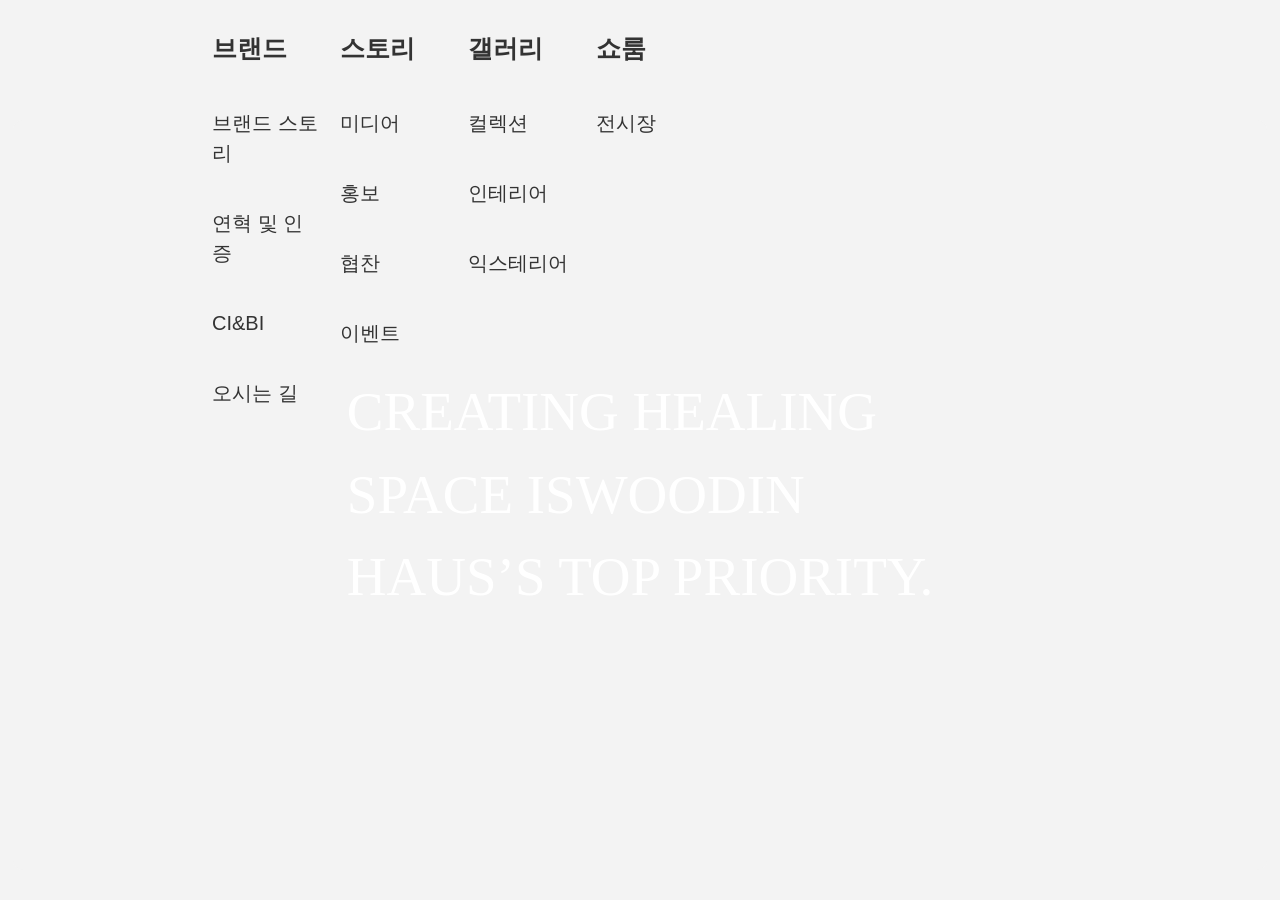
<file: index.html>
<!DOCTYPE html>
<html lang="en">
<head>
    <meta charset="UTF-8">
    <meta name="viewport" content="width=device-width, initial-scale=1.0">
    <title>Document</title>
    <link rel="stylesheet" href="./css/reset.css">
    <link rel="stylesheet" href="./css/common.css">
    <link rel="stylesheet" href="./css/index.css">
    <script src="../js/index.js"></script>
</head>
<body>
    <header>
        <nav>
            <div class="logo"></div>
            <ul class="gnb">
                <li>
                    <a href="./html/brand.html">브랜드</a>
                    <ul class="snb"><a href="./html/brand.html">브랜드 스토리</a></ul>
                    <ul class="snb"><a href="./html/brand_1.html">연혁 및 인증</a></ul>
                    <ul class="snb"><a href="./html/brand_2.html">CI&BI</a></ul>
                    <ul class="snb"><a href="./html/brand_3.html">오시는 길</a></ul>   
                </li>
                <li>
                    <a href="./html/story.html">스토리</a>
                    <ul class="snb"><a href="./html/story.html">미디어</a></ul>
                    <ul class="snb"><a href="./html/story.html">홍보</a></ul>
                    <ul class="snb"><a href="./html/story.html">협찬</a></ul>
                    <ul class="snb"><a href="./html/story.html">이벤트</a></ul>
                </li>
                <li>
                    <a href="./html/gallery.html">갤러리</a>
                    <ul class="snb"><a href="./html/gallery.html"></a>컬렉션</a></ul>
                    <ul class="snb"><a href="./html/gallery.html">인테리어</a></ul>
                    <ul class="snb"><a href="./html/gallery.html">익스테리어</a></ul>
                </li>
                <li>
                    <a href="./html/showRoom.html">쇼룸</a>
                    <ul class="snb"><a href="./html/showRoom.html">전시장</a></ul>
                </li>
            </ul>
        </nav>
    </header>
        
    <section class="one">
        <div class="home">
            <p>CREATING HEALING<br>SPACE ISWOODIN<br> HAUS’S TOP PRIORITY.</p>
        </div>
    </section>
    <section class="two">
        <div class="textBox"></div>
        <div class="imgBox"></div>
    </section>
</html>
</file>
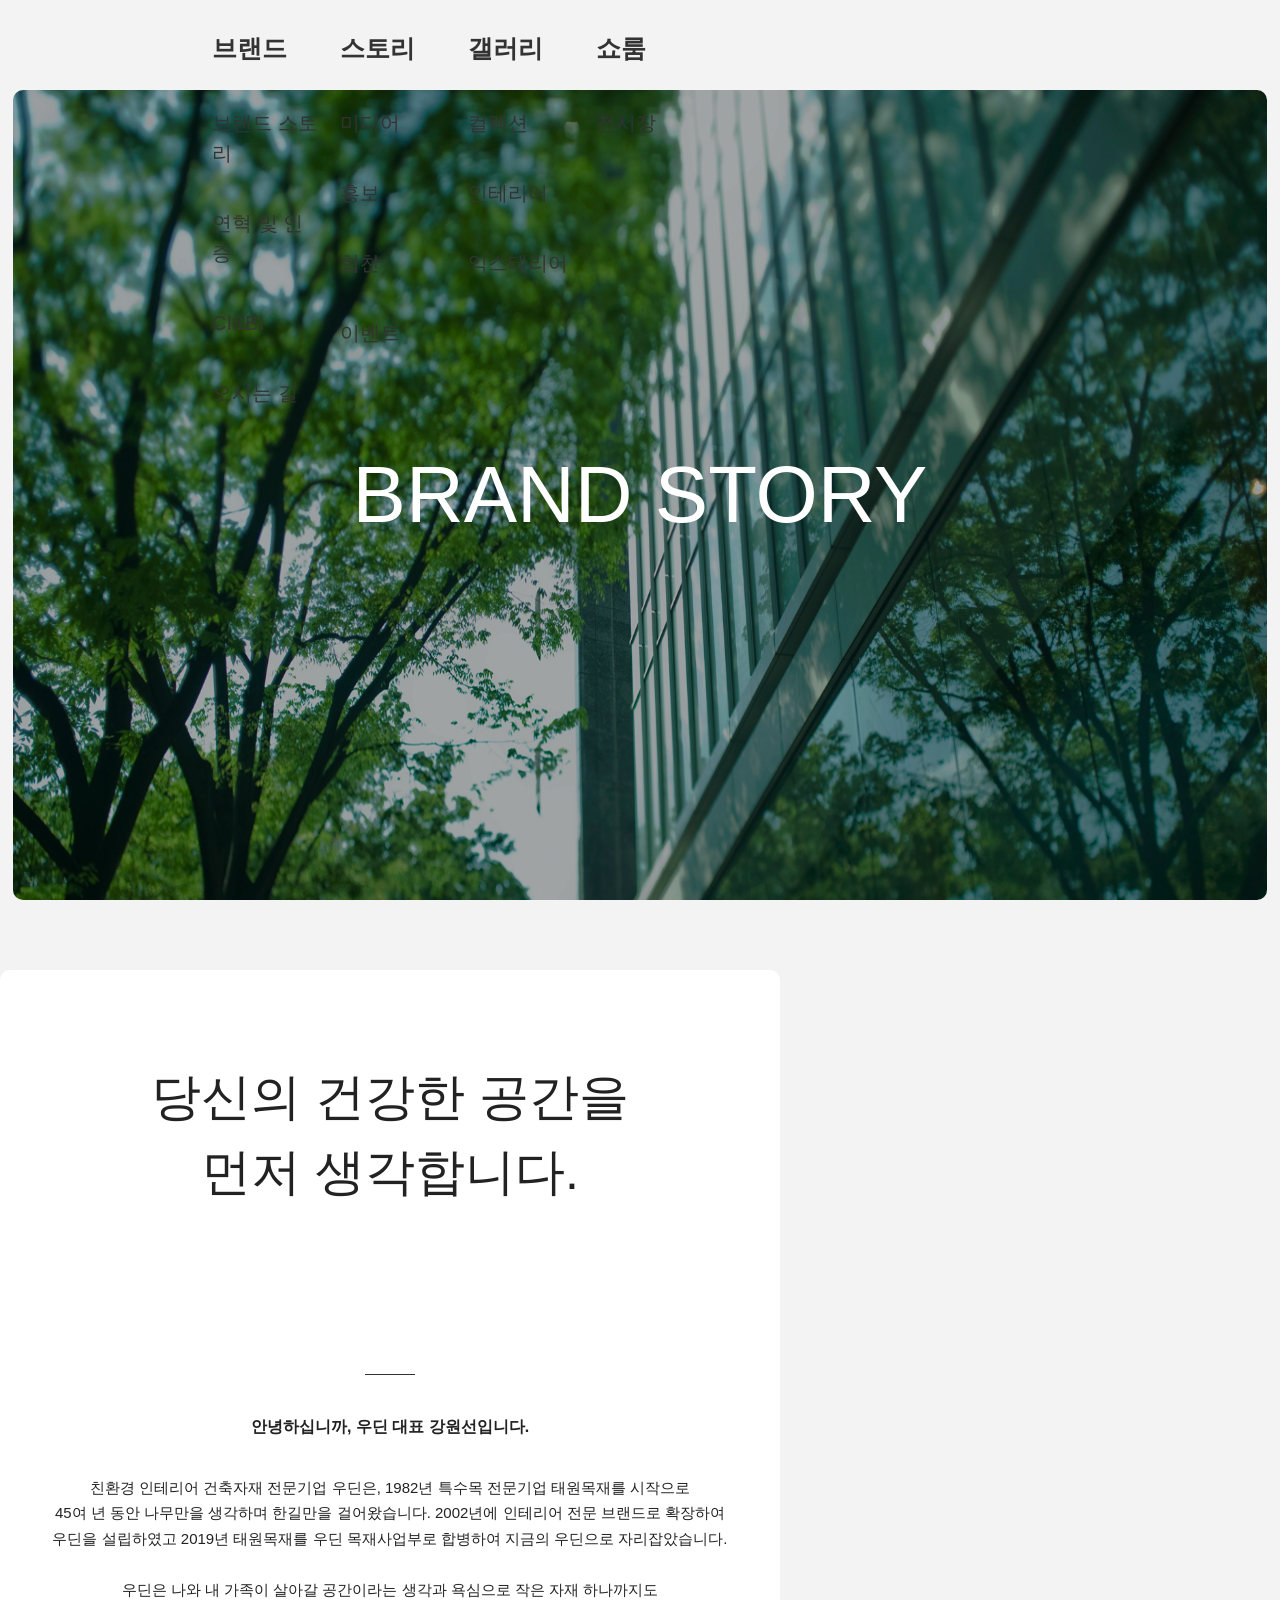
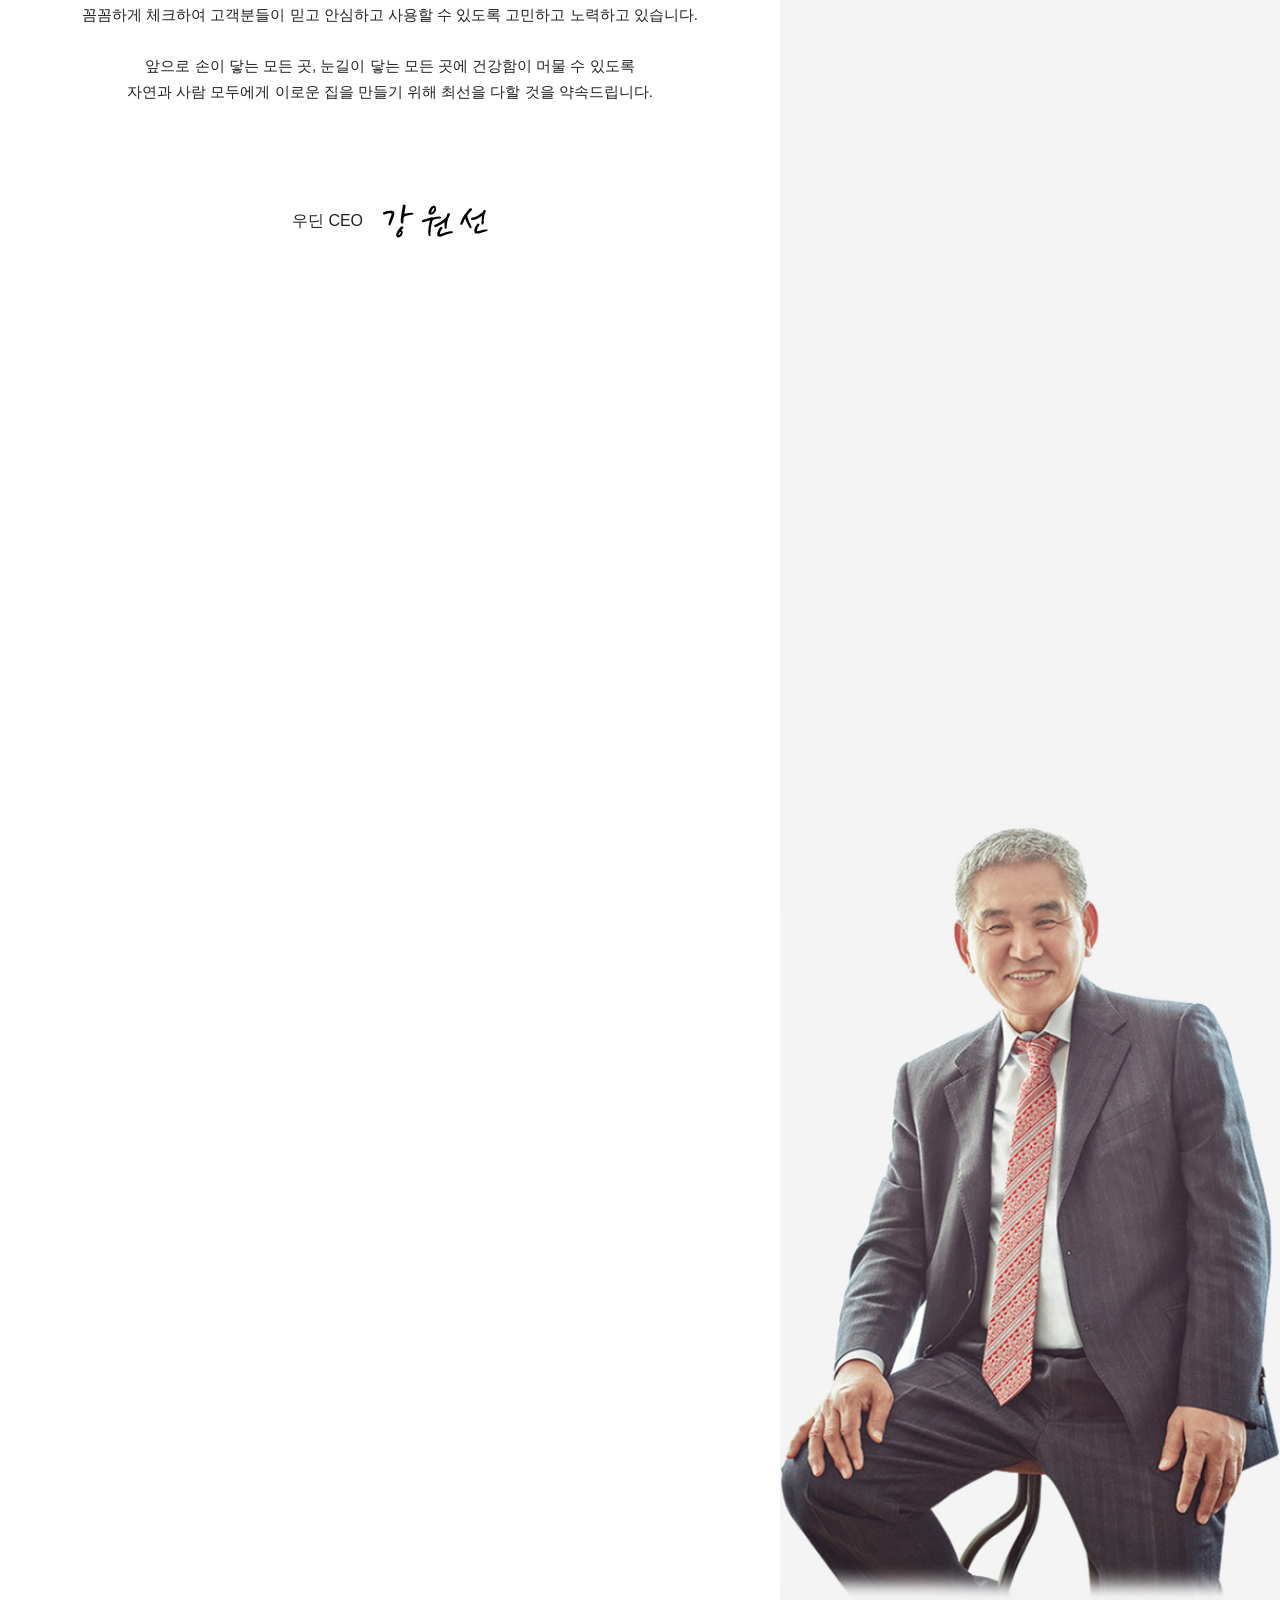
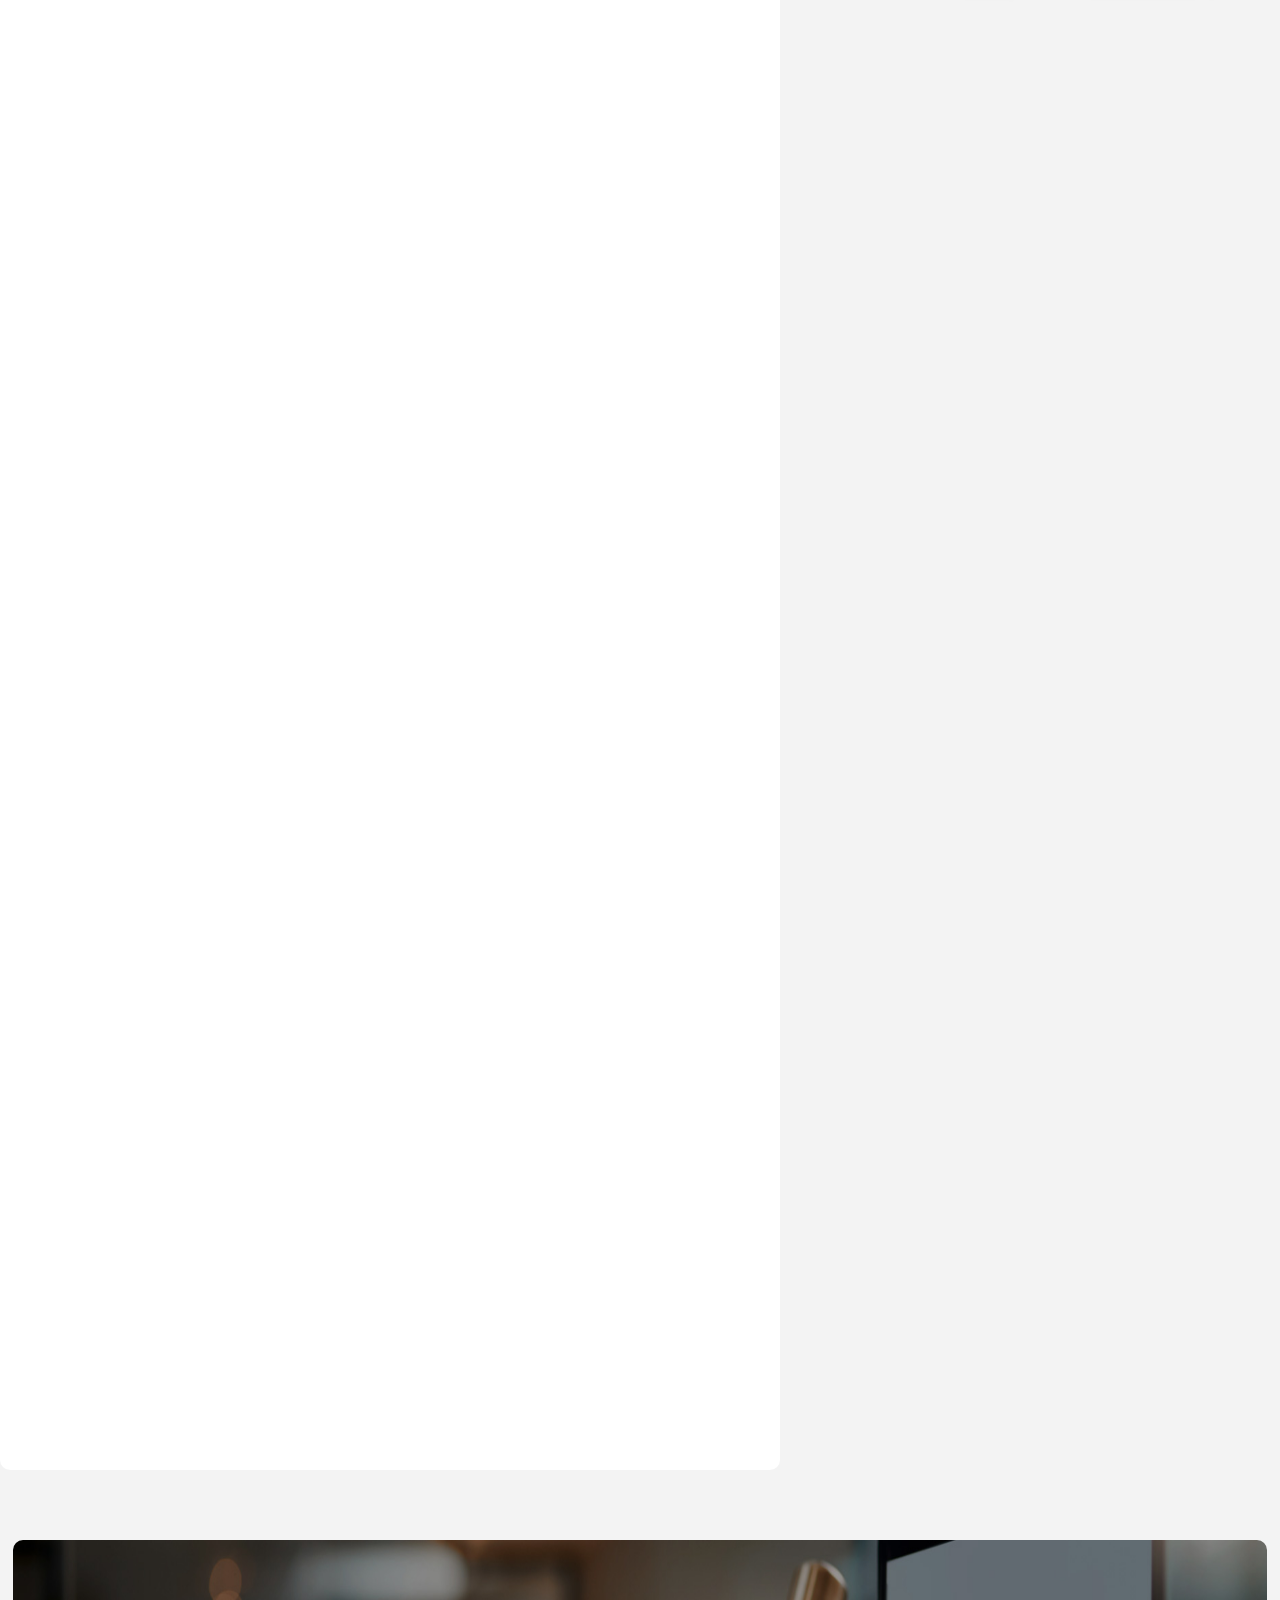
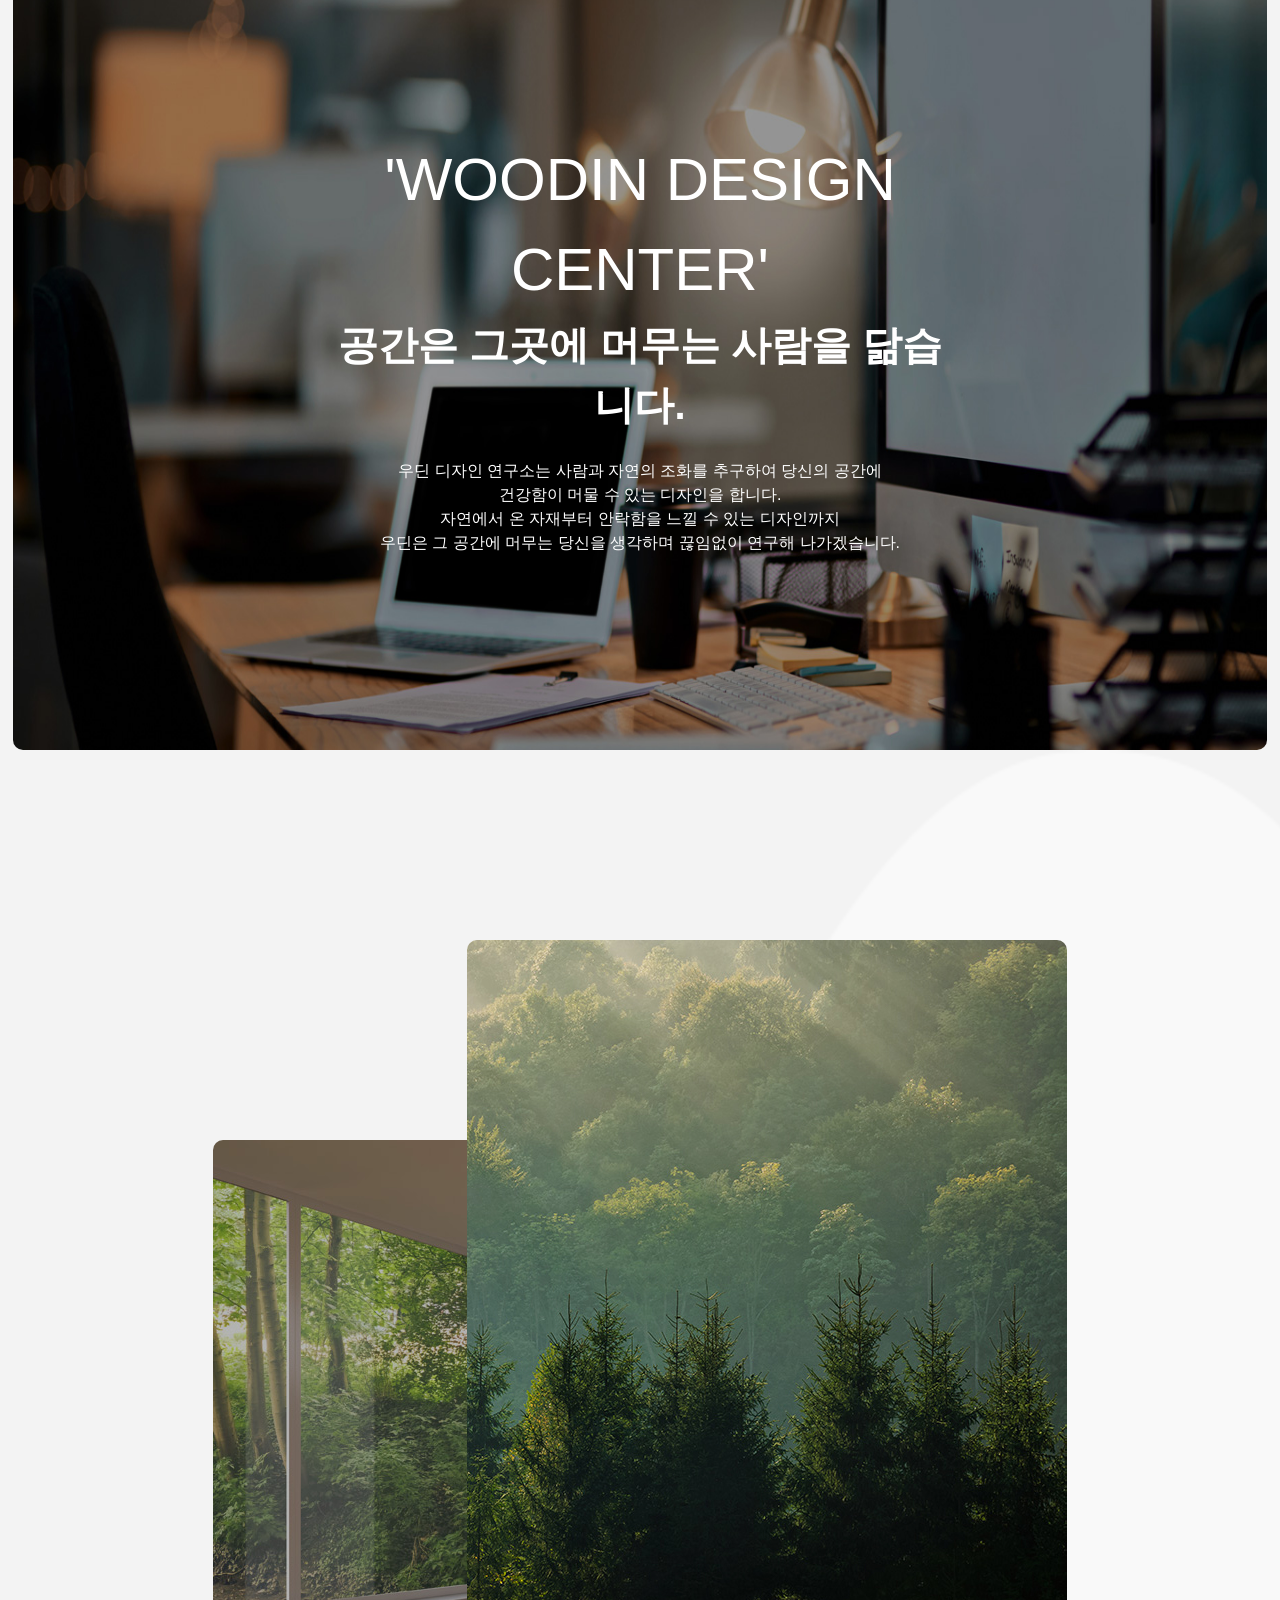
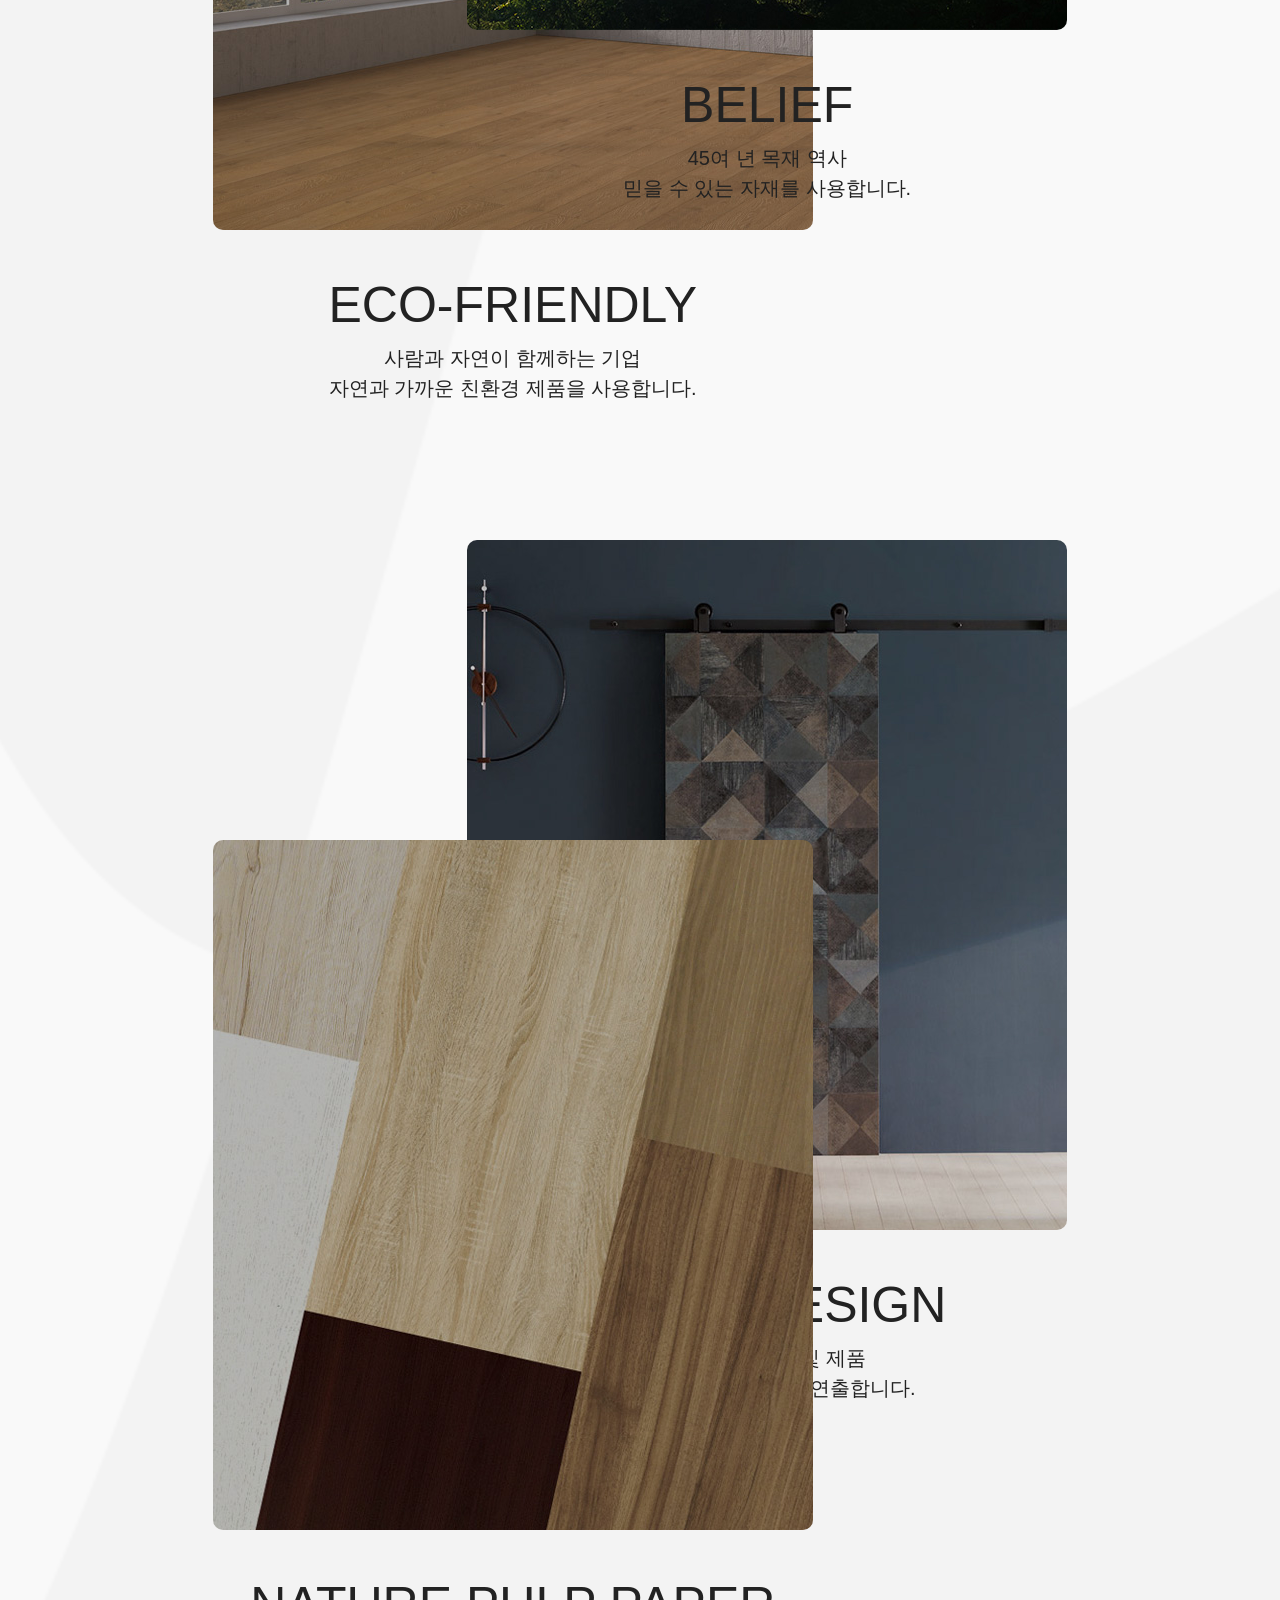
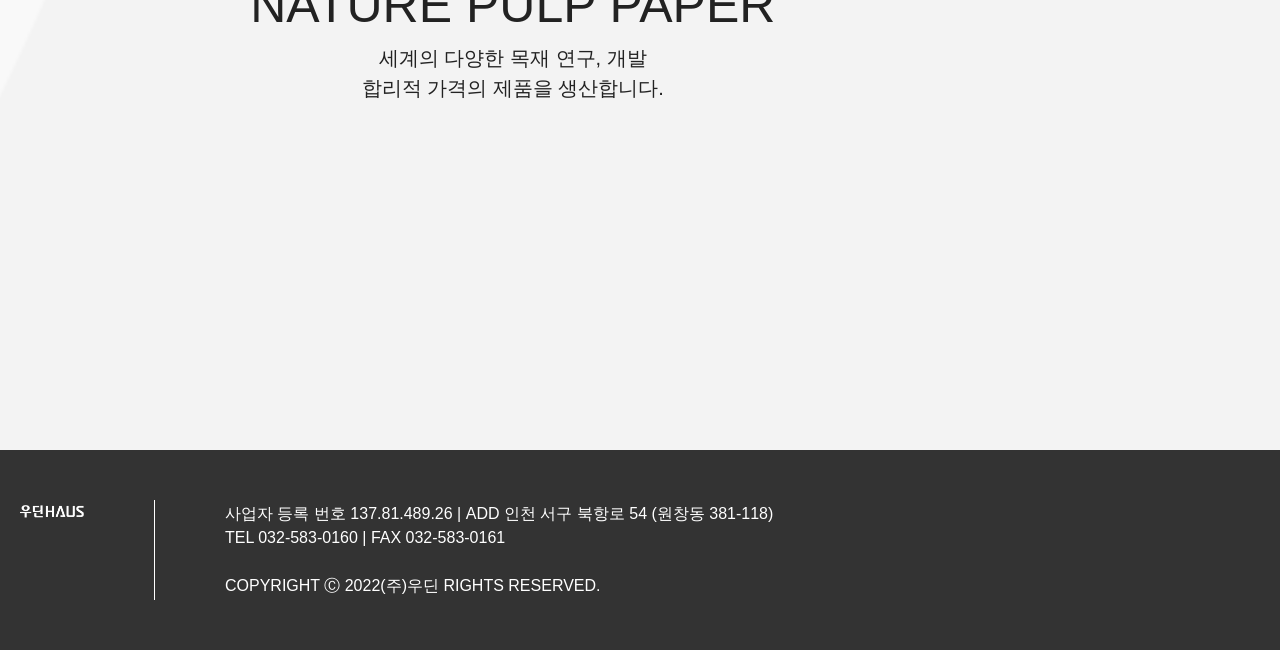
<file: html/brand.html>
<!DOCTYPE html>
<html lang="en">
<head>
    <meta charset="UTF-8">
    <meta name="viewport" content="width=device-width, initial-scale=1.0">
    <title>Document</title>
    <link rel="stylesheet" href="../css/reset.css">
    <link rel="stylesheet" href="../css/common.css">
    <link rel="stylesheet" href="../css/index.css">
    <script src="../js/index.js"></script>
    <link rel="stylesheet" href="../css/brand.css">
    <link rel="stylesheet" href="../css/brand_1.css">
    <link rel="stylesheet" href="../css/brand_2.css">
    <link rel="stylesheet" href="../css/brand_3.css">
</head>
<body>
    <header>
        <nav>
            <div class="logo"><a href="./index.html"></a></div>
            <ul class="gnb">
                <li>
                    <a href="../html/brand.html">브랜드</a>
                    <ul class="snb"><a href="../html/brand.html">브랜드 스토리</a></ul>
                    <ul class="snb"><a href="../html/brand_1.html">연혁 및 인증</a></ul>
                    <ul class="snb"><a href="../html/brand_2.html">CI&BI</a></ul>
                    <ul class="snb"><a href="../html/brand_3.html">오시는 길</a></ul>   
                </li>
                <li>
                    <a href="./html/story.html">스토리</a>
                    <ul class="snb"><a href="./html/story.html">미디어</a></ul>
                    <ul class="snb"><a href="./html/story.html">홍보</a></ul>
                    <ul class="snb"><a href="./html/story.html">협찬</a></ul>
                    <ul class="snb"><a href="./html/story.html">이벤트</a></ul>
                </li>
                <li>
                    <a href="./html/gallery.html">갤러리</a>
                    <ul class="snb"><a href="./html/gallery.html"></a>컬렉션</a></ul>
                    <ul class="snb"><a href="./html/gallery.html">인테리어</a></ul>
                    <ul class="snb"><a href="./html/gallery.html">익스테리어</a></ul>
                </li>
                <li>
                    <a href="./html/showRoom.html">쇼룸</a>
                    <ul class="snb"><a href="./html/showRoom.html">전시장</a></ul>
                </li>
            </ul>
        </nav>
    </header>

    <section class="one">
        <div class="fir">
            <img src="../img/brand/img1" alt="tree">
            <p>BRAND STORY</p>
        </div>
    </section>
    <section class="two">
            <div class="sec">
                <p class="title">당신의 건강한 공간을<br>먼저 생각합니다.</p> <br>
                <div class="tjs"></div>
                <p class="s.title"><b>안녕하십니까, 우딘 대표 강원선입니다.</b></p>
                <p class="content">
                    <br>
                    친환경 인테리어 건축자재 전문기업 우딘은, 1982년 특수목 전문기업 태원목재를 시작으로<br>
                    45여 년 동안 나무만을 생각하며 한길만을 걸어왔습니다. 2002년에 인테리어 전문 브랜드로 확장하여<br>
                    우딘을 설립하였고 2019년 태원목재를 우딘 목재사업부로 합병하여 지금의 우딘으로 자리잡았습니다.<br>
                    <br>
                    우딘은 나와 내 가족이 살아갈 공간이라는 생각과 욕심으로 작은 자재 하나까지도<br>
                    꼼꼼하게 체크하여 고객분들이 믿고 안심하고 사용할 수 있도록 고민하고 노력하고 있습니다.<br>
                    <br>
                    앞으로 손이 닿는 모든 곳, 눈길이 닿는 모든 곳에 건강함이 머물 수 있도록<br>
                    자연과 사람 모두에게 이로운 집을 만들기 위해 최선을 다할 것을 약속드립니다.<br></p>
                </p>
                <div class="sign">
                    <span>우딘 CEO </span> 
                    <img src="../img/brand/img3" alt="ceo sign">
                </div>
            </div>
            <div class="imgBox">
                <img src="../img/brand/img2" alt="ceo img">
            </div>
        </div>
    </section>
    <section class="three">
        <div class="thi">
            <img src="../img/brand/img4" alt="desk">
            <div class="text">
                <p class="title">'WOODIN DESIGN CENTER'</p>
                <p class="s_title"><b>공간은 그곳에 머무는 사람을 닮습니다.</b></p>
                <br>
                <p class="content">우딘 디자인 연구소는 사람과 자연의 조화를 추구하여 당신의 공간에<br>
                건강함이 머물 수 있는 디자인을 합니다.<br>
                자연에서 온 자재부터 안락함을 느낄 수 있는 디자인까지<br>
                우딘은 그 공간에 머무는 당신을 생각하며 끊임없이 연구해 나가겠습니다.</p>
            </div>
        </div>
    </section>
    <section class="four">
        <div class="last">
            <div class="set1">
                <p>ECO-FRIENDLY</p>
                <span>사람과 자연이 함께하는 기업<br>
                자연과 가까운 친환경 제품을 사용합니다.</span>
            </div>
            <div class="set2">
                <p>BELIEF</p>
                <span>45여 년 목재 역사<br>믿을 수 있는 자재를 사용합니다.</span>
            </div>
            <div class="set3">
                <p>GOOD DESIGN</p>
                <span>다양한 디자인 및 제품<br>감각적인 인테리어를 연출합니다.</span>
            </div>
            <div class="set4">
                <p>NATURE PULP PAPER</p>
                <span>세계의 다양한 목재 연구, 개발<br>합리적 가격의 제품을 생산합니다.</span>
            </div>
        </div>
    </section>
    <footer>
        <div class="logoBox"></div>
        <div class="tjs2"></div>
        <div class="texts">
            <p class="addr">사업자 등록 번호 137.81.489.26 | ADD 인천 서구 북항로 54 (원창동 381-118)</p>
            <p class="tel">TEL 032-583-0160 | FAX 032-583-0161</p>
            <br>
            <span>COPYRIGHT Ⓒ 2022(주)우딘 RIGHTS RESERVED.</span>
        </div>
    </footer>
</body>
</html>
</file>
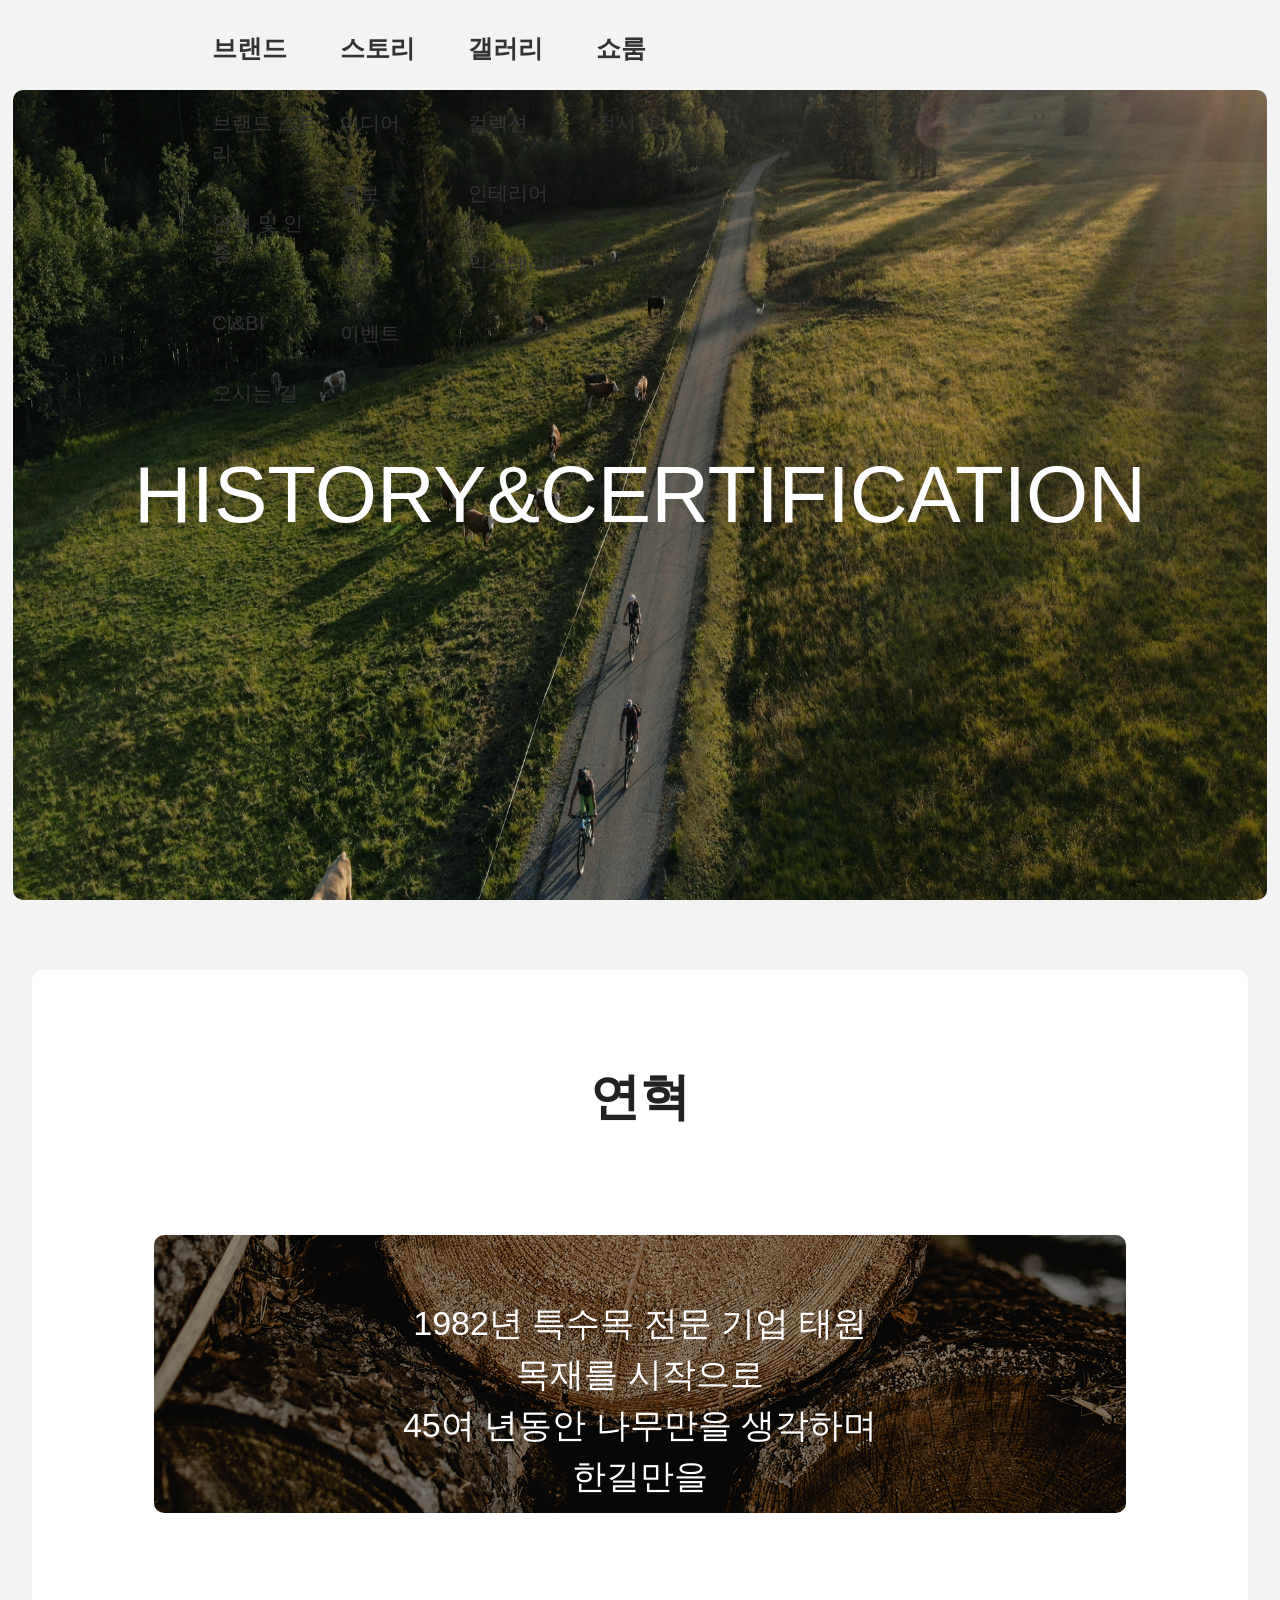
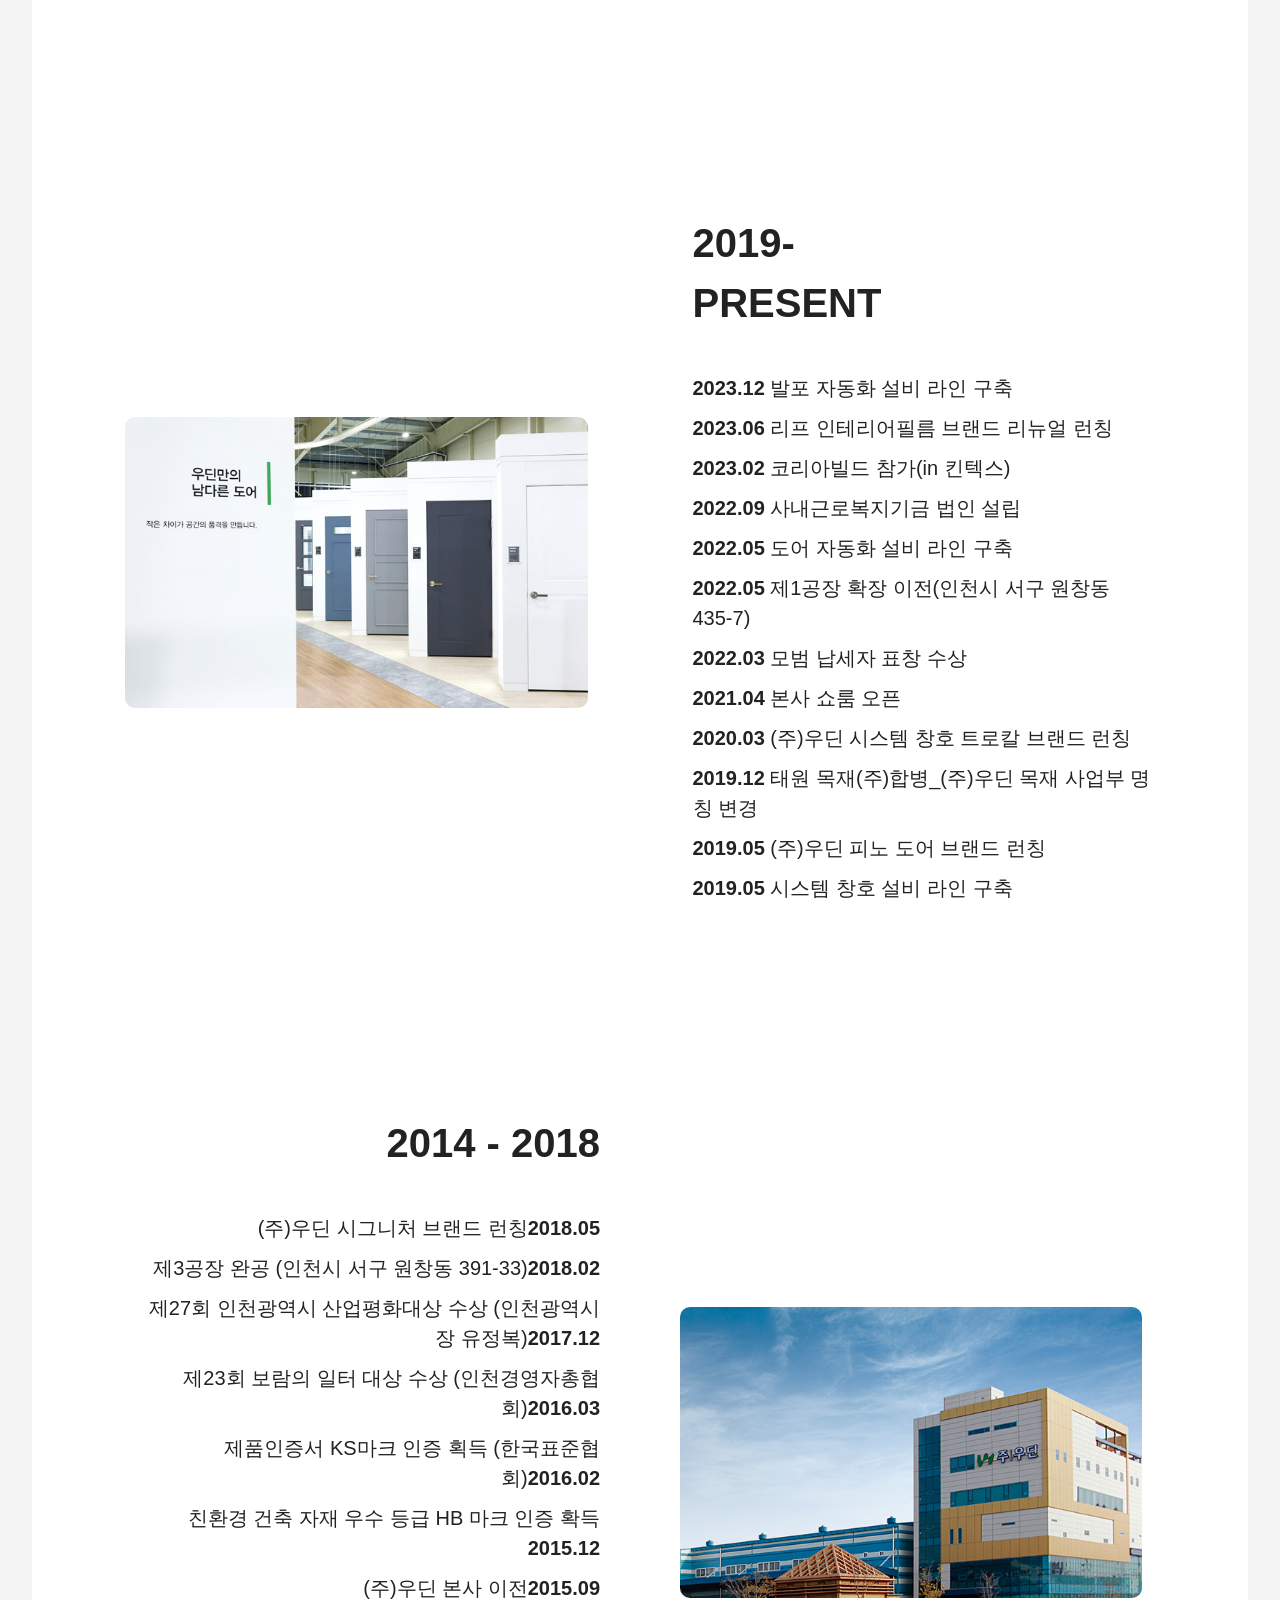
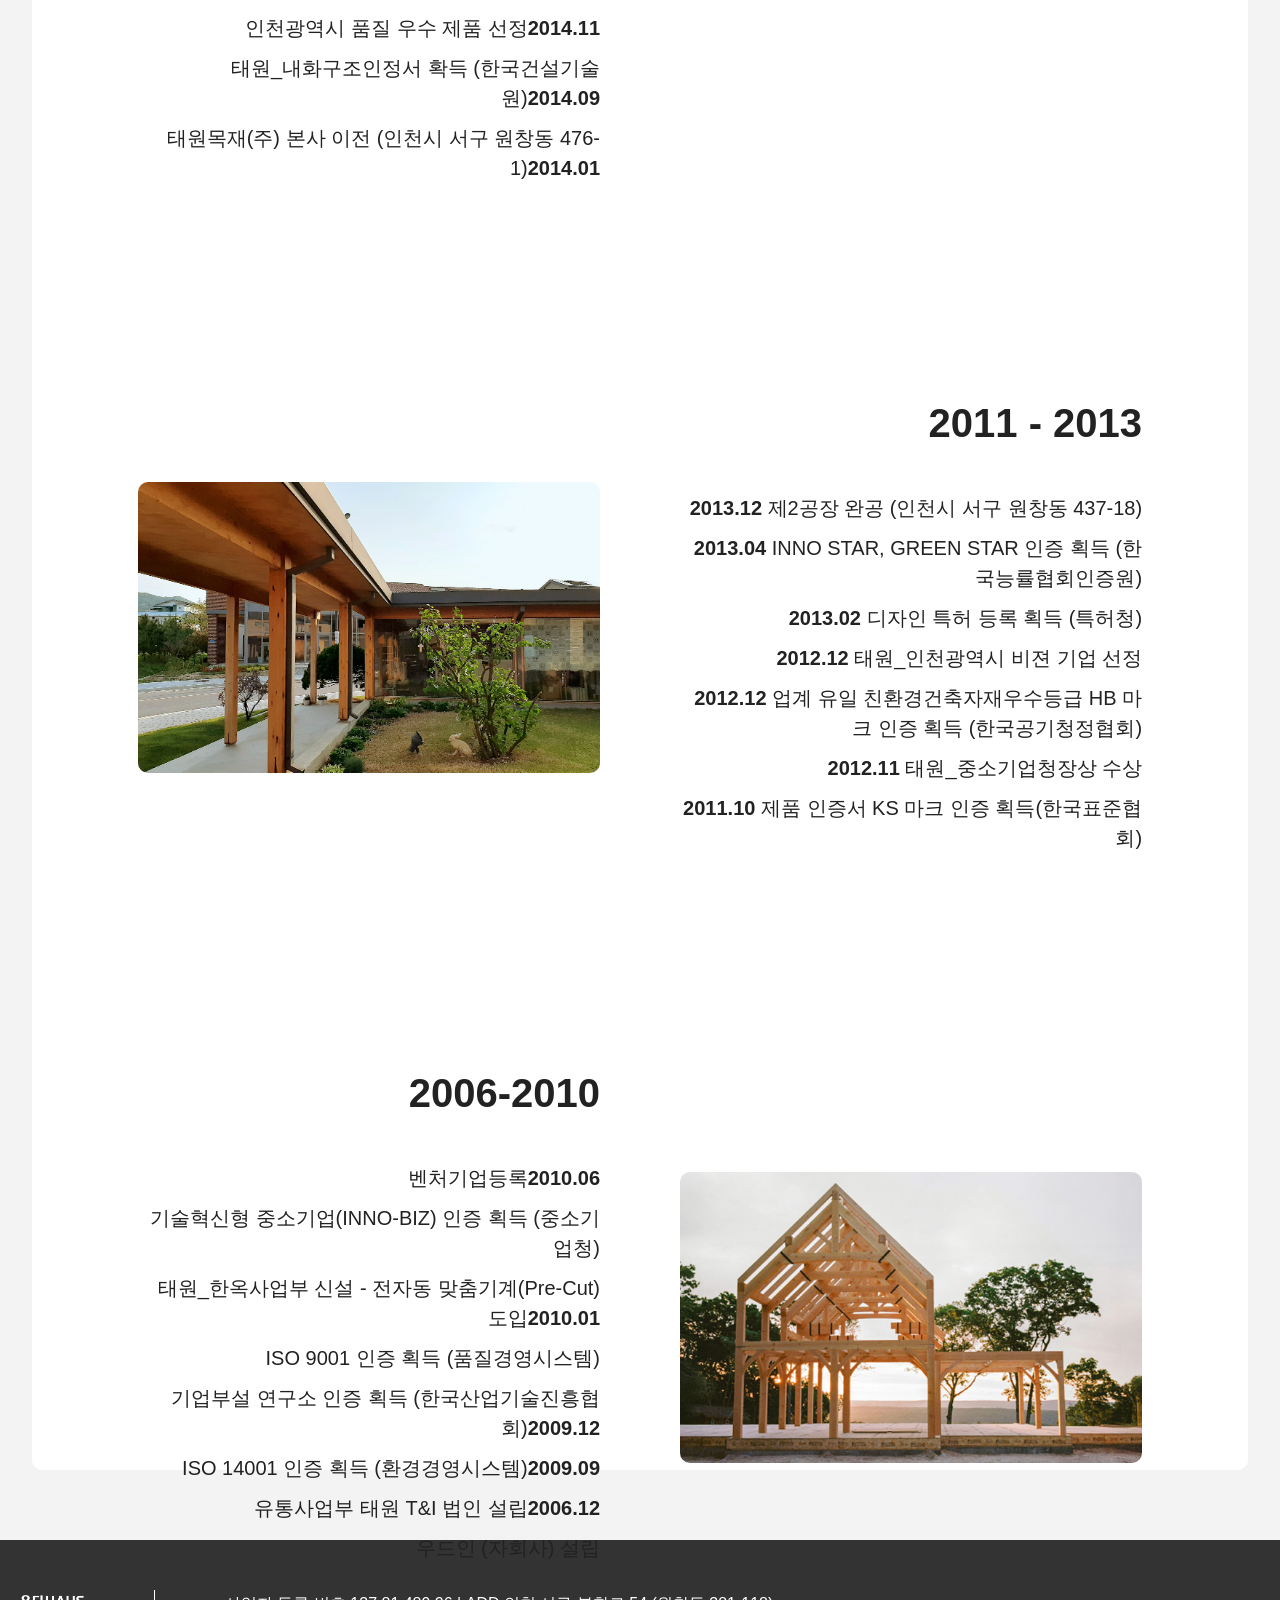
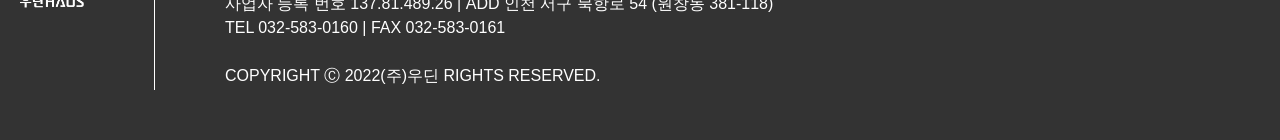
<file: html/brand_1.html>
<!DOCTYPE html>
<html lang="en">
<head>
    <meta charset="UTF-8">
    <meta name="viewport" content="width=device-width, initial-scale=1.0">
    <title>Document</title>
    <link rel="stylesheet" href="../css/reset.css">
    <link rel="stylesheet" href="../css/common.css">
    <link rel="stylesheet" href="../css/index.css">
    <script src="../js/index.js"></script>
    <link rel="stylesheet" href="../css/brand.css">
    <link rel="stylesheet" href="../css/brand_1.css">
    <link rel="stylesheet" href="../css/brand_2.css">
    <link rel="stylesheet" href="../css/brand_3.css">
</head>
<body>
    <header>
        <nav>
            <div class="logo"><a href="./index.html"></a></div>
            <ul class="gnb">
                <li>
                    <a href="../html/brand.html">브랜드</a>
                    <ul class="snb"><a href="../html/brand.html">브랜드 스토리</a></ul>
                    <ul class="snb"><a href="../html/brand_1.html">연혁 및 인증</a></ul>
                    <ul class="snb"><a href="../html/brand_2.html">CI&BI</a></ul>
                    <ul class="snb"><a href="../html/brand_3.html">오시는 길</a></ul>   
                </li>
                <li>
                    <a href="./html/story.html">스토리</a>
                    <ul class="snb"><a href="./html/story.html">미디어</a></ul>
                    <ul class="snb"><a href="./html/story.html">홍보</a></ul>
                    <ul class="snb"><a href="./html/story.html">협찬</a></ul>
                    <ul class="snb"><a href="./html/story.html">이벤트</a></ul>
                </li>
                <li>
                    <a href="./html/gallery.html">갤러리</a>
                    <ul class="snb"><a href="./html/gallery.html"></a>컬렉션</a></ul>
                    <ul class="snb"><a href="./html/gallery.html">인테리어</a></ul>
                    <ul class="snb"><a href="./html/gallery.html">익스테리어</a></ul>
                </li>
                <li>
                    <a href="./html/showRoom.html">쇼룸</a>
                    <ul class="snb"><a href="./html/showRoom.html">전시장</a></ul>
                </li>
            </ul>
        </nav>
    </header>

    <section class="one">
        <div class="fir">
            <img src="../img/brand/b1_img1" alt="street">
            <p>HISTORY&CERTIFICATION</p>
        </div>
    </section>
    <section class="two">
        <div class="sec">
            <h2 class="title">연혁</h2>

            <!-- 나무이미지박스 -->
            <div class="box">
                <img src="../img/brand/b1_img2" alt="tree">
                <p><b>1982-PRESENT</b> <br><br>1982년 특수목 전문 기업 태원목재를 시작으로<br>45여 년동안 나무만을 생각하며 한길만을<br>걸어왔습니다.</P>
            </div>

            <!-- 첫 번째 연혁 시작 -->
            <div class="history1">
                <img src="../img/brand/b1_img3" alt="">
                <!-- 가운데 선 -->
                <div class="history_dot"></div>
                <!-- 날짜 -->
                <div class="history_text1">
                    <h3>2019-<br>PRESENT</h3>
                    <p><b>2023.12</b> 발포 자동화 설비 라인 구축</p>
                    <p><b>2023.06</b> 리프 인테리어필름 브랜드 리뉴얼 런칭</p>
                    <p><b>2023.02</b> 코리아빌드 참가(in 킨텍스)</p>
                    <p><b>2022.09</b> 사내근로복지기금 법인 설립</p>
                    <p><b>2022.05</b> 도어 자동화 설비 라인 구축</p>
                    <p><b>2022.05</b> 제1공장 확장 이전(인천시 서구 원창동 435-7)</p>
                    <p><b>2022.03</b> 모범 납세자 표창 수상</p>
                    <p><b>2021.04</b> 본사 쇼룸 오픈</p>
                    <p><b>2020.03</b> (주)우딘 시스템 창호 트로칼 브랜드 런칭</p>
                    <p><b>2019.12</b> 태원 목재(주)합병_(주)우딘 목재 사업부 명칭 변경</p>
                    <p><b>2019.05</b> (주)우딘 피노 도어 브랜드 런칭</p>
                    <p><b>2019.05</b> 시스템 창호 설비 라인 구축</p>
                </div>
            </div>

            <!-- 두 번째 연혁 시작 -->
            <div class="history2">
                <div class="history_text2">
                    <h3>2014 - 2018</h3>
                    <p>(주)우딘 시그니처 브랜드 런칭<b>2018.05</b></p>
                    <p>제3공장 완공 (인천시 서구 원창동 391-33)<b>2018.02</b></p>
                    <p>제27회 인천광역시 산업평화대상 수상 (인천광역시장 유정복)<b>2017.12</b></p>
                    <p>제23회 보람의 일터 대상 수상 (인천경영자총협회)<b>2016.03</b></p>
                    <p>제품인증서 KS마크 인증 획득 (한국표준협회)<b>2016.02</b></p>
                    <p>친환경 건축 자재 우수 등급 HB 마크 인증 확득<b>2015.12</b></p>
                    <p>(주)우딘 본사 이전<b>2015.09</b></p>
                    <p>인천광역시 품질 우수 제품 선정<b>2014.11</b></p>
                    <p>태원_내화구조인정서 확득 (한국건설기술원)<b>2014.09</b></p>
                    <p>태원목재(주) 본사 이전 (인천시 서구 원창동 476-1)<b>2014.01</b></p>
                </div>
                <!-- 가운데 선 -->
                <div class="history_dot2"></div>
                <img src="../img/brand/b1_img4" alt="">
            </div>

            <!-- 세 번째 연혁 시작 -->
            <div class="history3">
                <img src="../img/brand/b1_img5" alt="">
                <!-- 가운데 선 -->
                <div class="history_dot3"></div>
                <!-- 날짜 -->
                <div class="history_text3">
                    <h3>2011 - 2013</h3>
                    <p><b>2013.12</b> 제2공장 완공 (인천시 서구 원창동 437-18)</p>
                    <p><b>2013.04</b> INNO STAR, GREEN STAR 인증 획득 (한국능률협회인증원)</p>
                    <p><b>2013.02</b> 디자인 특허 등록 획득 (특허청)</p>
                    <p><b>2012.12</b> 태원_인천광역시 비젼 기업 선정</p>
                    <p><b>2012.12</b> 업계 유일 친환경건축자재우수등급 HB 마크 인증 획득 (한국공기청정협회)</p>
                    <p><b>2012.11</b> 태원_중소기업청장상 수상</p>
                    <p><b>2011.10</b> 제품 인증서 KS 마크 인증 획득(한국표준협회)</p>
                </div>
            </div>

            <!-- 네 번째 연혁 시작 -->
             <div class="history4">
                <div class="history_text4">
                    <h3>2006-2010</h3>
                    <p>벤처기업등록<b>2010.06</b></p>
                    <p>기술혁신형 중소기업(INNO-BIZ) 인증 획득 (중소기업청)</p>
                    <p>태원_한옥사업부 신설 - 전자동 맞춤기계(Pre-Cut) 도입<b>2010.01</b></p>
                    <p>ISO 9001 인증 획득 (품질경영시스템)</p>
                    <p>기업부설 연구소 인증 획득 (한국산업기술진흥협회)<b>2009.12</b></p>
                    <p>ISO 14001 인증 획득 (환경경영시스템)<b>2009.09</b></p>
                    <p>유통사업부 태원 T&I 법인 설립<b>2006.12</b></p>
                    <p>우드인 (자회사) 설립</p>
                </div>
                <!-- 가운데 선 -->
                <div class="history_dot2"></div>
                <img src="../img/brand/b1_img6" alt="">
            </div>
        </div>
    </section>

    <footer>
        <div class="logoBox"></div>
        <div class="tjs2"></div>
        <div class="texts">
            <p class="addr">사업자 등록 번호 137.81.489.26 | ADD 인천 서구 북항로 54 (원창동 381-118)</p>
            <p class="tel">TEL 032-583-0160 | FAX 032-583-0161</p>
            <br>
            <span>COPYRIGHT Ⓒ 2022(주)우딘 RIGHTS RESERVED.</span>
        </div>
    </footer>
</body>
</html>
</file>
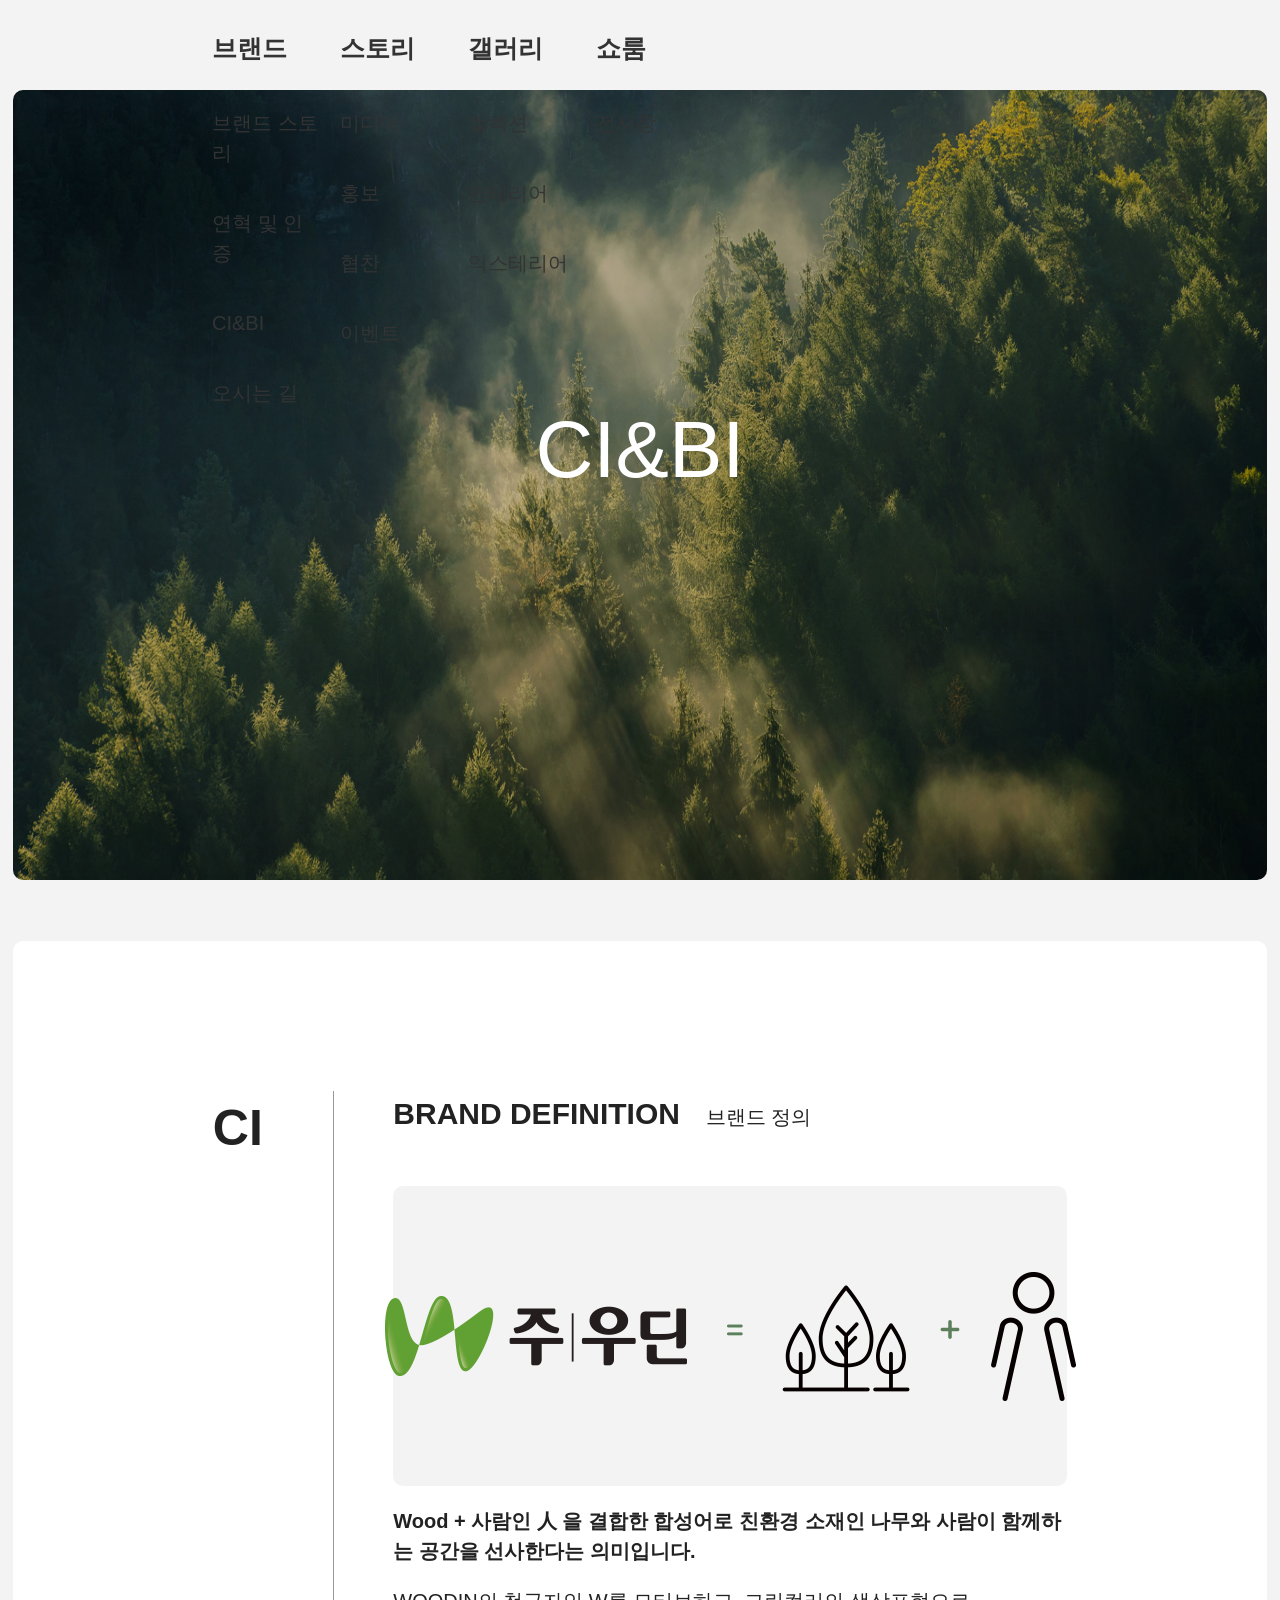
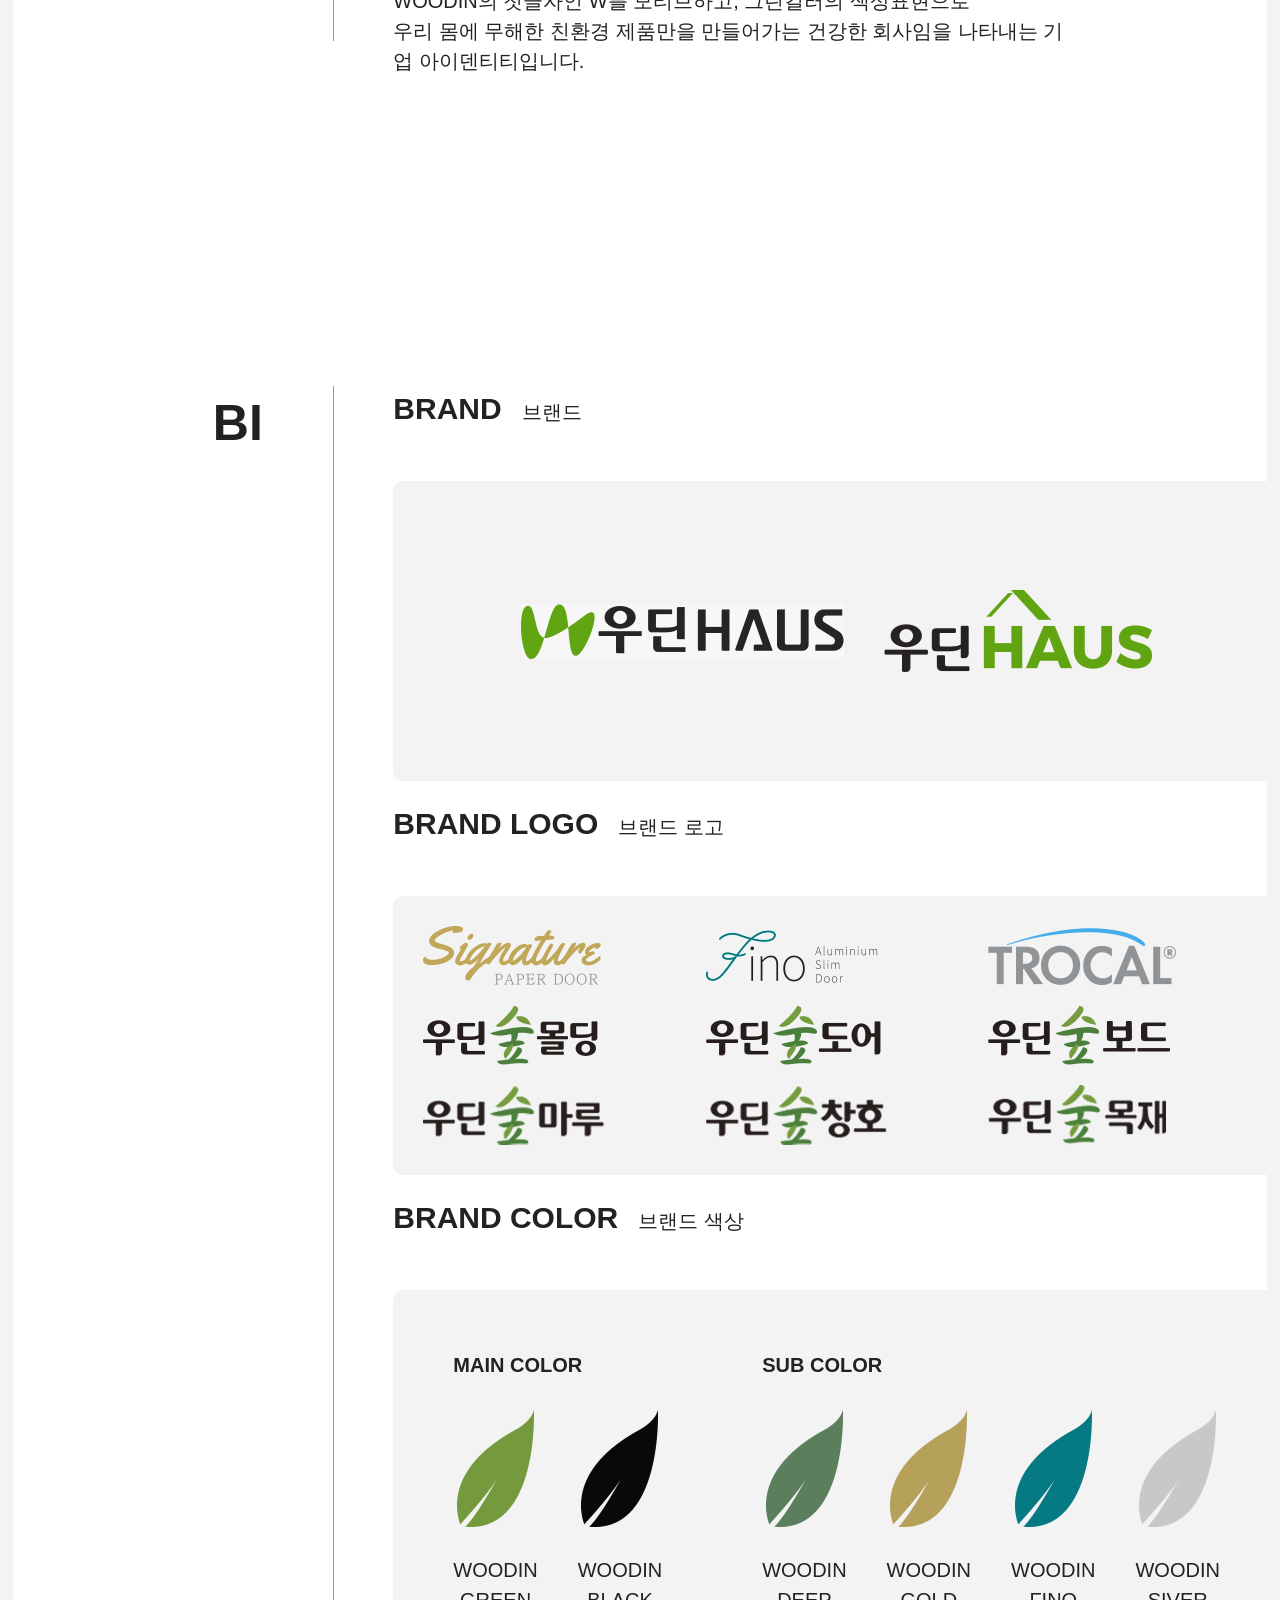
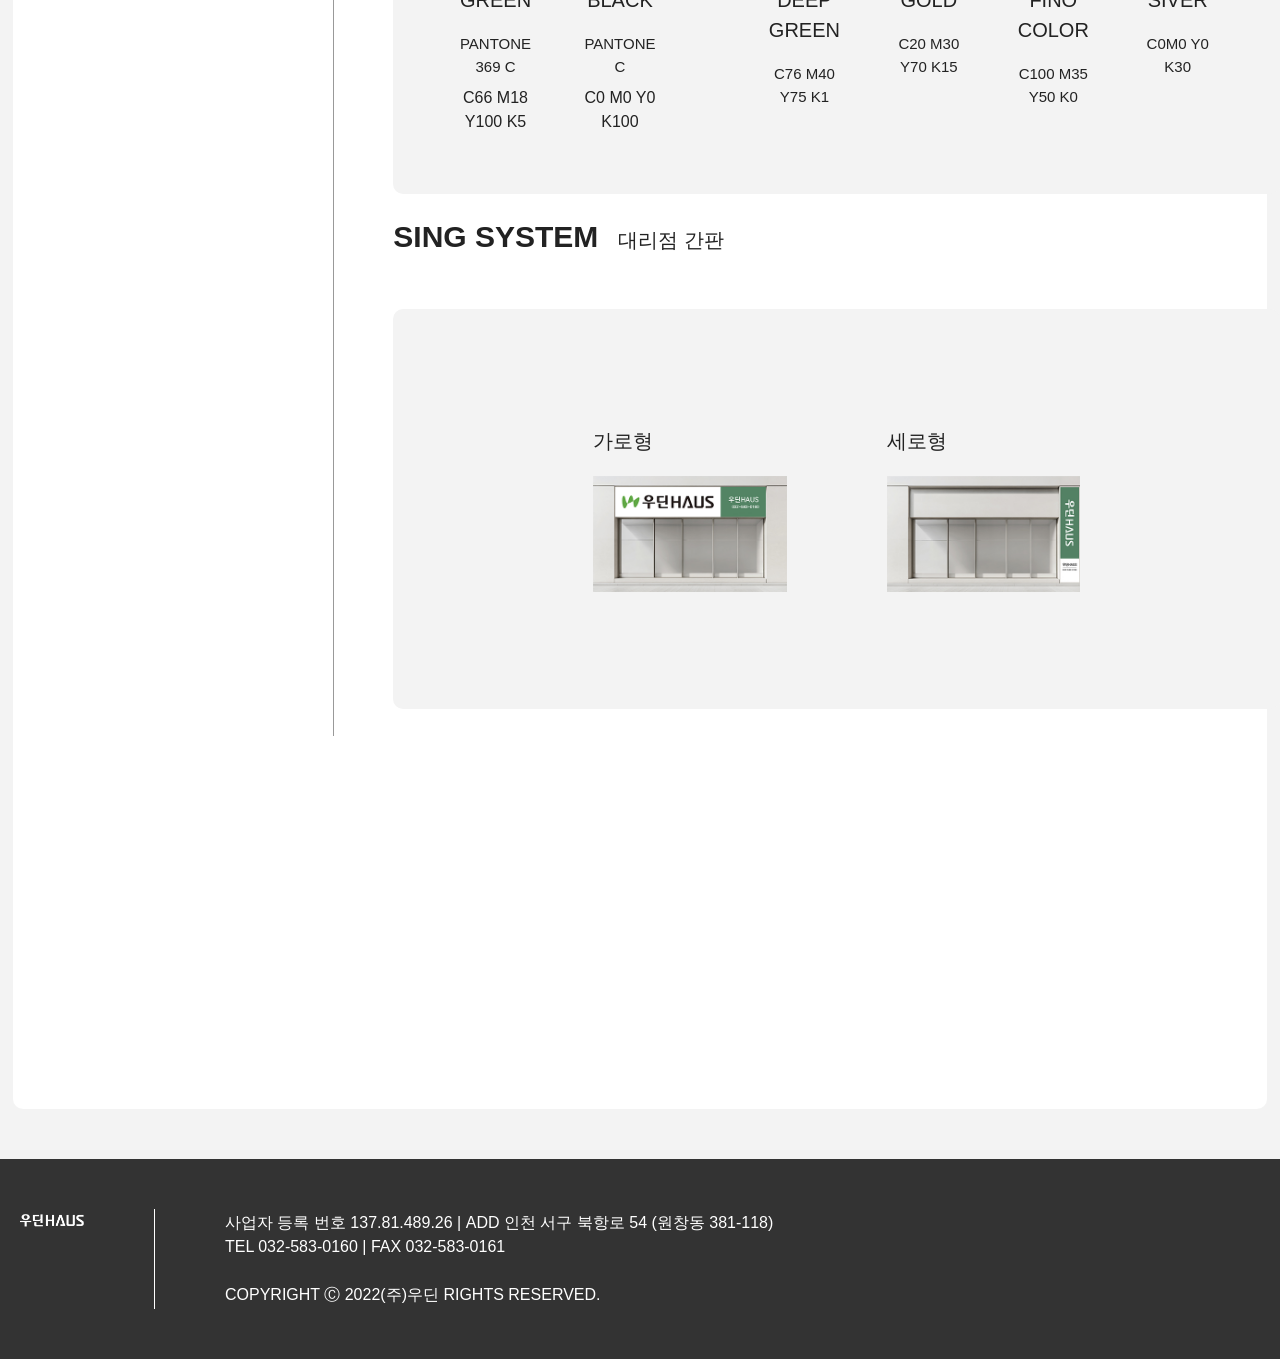
<file: html/brand_2.html>
<!DOCTYPE html>
<html lang="en">
<head>
    <meta charset="UTF-8">
    <meta name="viewport" content="width=device-width, initial-scale=1.0">
    <title>Document</title>
    <link rel="stylesheet" href="../css/reset.css">
    <link rel="stylesheet" href="../css/common.css">
    <link rel="stylesheet" href="../css/index.css">
    <script src="../js/index.js"></script>
    <link rel="stylesheet" href="../css/brand.css">
    <link rel="stylesheet" href="../css/brand_1.css">
    <link rel="stylesheet" href="../css/brand_2.css">
    <link rel="stylesheet" href="../css/brand_3.css">
</head>
<body>
    <header>
        <nav>
            <div class="logo"><a href="./index.html"></a></div>
            <ul class="gnb">
                <li>
                    <a href="../html/brand.html">브랜드</a>
                    <ul class="snb"><a href="../html/brand.html">브랜드 스토리</a></ul>
                    <ul class="snb"><a href="../html/brand_1.html">연혁 및 인증</a></ul>
                    <ul class="snb"><a href="../html/brand_2.html">CI&BI</a></ul>
                    <ul class="snb"><a href="../html/brand_3.html">오시는 길</a></ul>   
                </li>
                <li>
                    <a href="./html/story.html">스토리</a>
                    <ul class="snb"><a href="./html/story.html">미디어</a></ul>
                    <ul class="snb"><a href="./html/story.html">홍보</a></ul>
                    <ul class="snb"><a href="./html/story.html">협찬</a></ul>
                    <ul class="snb"><a href="./html/story.html">이벤트</a></ul>
                </li>
                <li>
                    <a href="./html/gallery.html">갤러리</a>
                    <ul class="snb"><a href="./html/gallery.html"></a>컬렉션</a></ul>
                    <ul class="snb"><a href="./html/gallery.html">인테리어</a></ul>
                    <ul class="snb"><a href="./html/gallery.html">익스테리어</a></ul>
                </li>
                <li>
                    <a href="./html/showRoom.html">쇼룸</a>
                    <ul class="snb"><a href="./html/showRoom.html">전시장</a></ul>
                </li>
            </ul>
        </nav>
    </header>

    <section class="b2_one">
        <div class="b2_fir">
            <img src="../img/brand/b2_img1" alt="">
            <p>CI&BI</p>
        </div>
        <div class="b2_two">
            <div class="b2_sec">
                <div class="aaa">
                    <h2>CI</h2>
                    <div class="tjs_b2"></div>
                    <div class="brand">
                        <p><b>BRAND DEFINITION</b> 브랜드 정의</p>
                        <div class="gray">
                            <img src="../img/brand/b2_img2" alt="logo">
                            <img src="../img/brand/b2_img3" alt="logo2">
                        </div>
                        <p class="wood">Wood + 사람인 人 을 결합한 합성어로 친환경 소재인 나무와 사람이 함께하는 공간을 선사한다는 의미입니다.</p>
                        <p class="wood1">WOODIN의 첫글자인 W를 모티브하고, 그린컬러의 색상표현으로<br>우리 몸에 무해한 친환경 제품만을 만들어가는 건강한 회사임을 나타내는 기업 아이덴티티입니다.</p>
                    
                    </div>
                </div>
                <div class="bbb">
                    <h2>BI</h2>
                    <div class="tjs01_b2"></div>
                    <div class="brand01">
                        <p><b>BRAND</b>브랜드</p>
                        <div class="grayBox">
                            <img src="../img/brand/b2_img4" alt="">
                            <img src="../img/brand/b2_img5" alt="">
                        </div>
                        <p><b>BRAND LOGO</b>브랜드 로고</p>
                        <div class="grayBox logoBox">
                            <img src="../img/brand/b_logo1" alt="logo1">
                            <img src="../img/brand/b_logo2" alt="logo2">
                            <img src="../img/brand/b_logo3" alt="logo3">
                            <img src="../img/brand/b_logo4" alt="logo4">
                            <img src="../img/brand/b_logo5" alt="logo5">
                            <img src="../img/brand/b_logo6" alt="logo6">
                            <img src="../img/brand/b_logo7" alt="logo7">
                            <img src="../img/brand/b_logo8" alt="logo8">
                            <img src="../img/brand/b_logo9" alt="logo9">
                        </div>
                        <p><b>BRAND COLOR</b>브랜드 색상</p>
                        <div class="grayBox colorBox">
                            <div class="colorSection">
                                <p class="colorTitle">MAIN COLOR</p>
                                <div class="colorRow">
                                    <div class="colorItem">
                                        <img src="../img/brand/b_color1" alt="color1">
                                        <p class="sstitle">WOODIN GREEN</p>
                                        <p class="col">PANTONE 369 C</p>
                                        <p class="coll">C66 M18 Y100 K5</p>
                                    </div>
                                    <div class="colorItem">
                                        <img src="../img/brand/b_color2" alt="color2">
                                        <p class="sstitle">WOODIN BLACK</p>
                                        <p class="col">PANTONE C</p>
                                        <p class="coll">C0 M0 Y0 K100</p>
                                    </div>
                                </div>
                            </div>
                            <div class="colorSection">
                                <p class="colorTitle">SUB COLOR</p>
                                <div class="colorRow">
                                    <div class="colorItem">
                                        <img src="../img/brand/b_color3" alt="color3">
                                        <p class="sstitle">WOODIN DEEP GREEN</p>
                                        <p class="col">C76 M40 Y75 K1</p>
                                    </div>
                                    <div class="colorItem">
                                        <img src="../img/brand/b_color4" alt="color4">
                                        <p class="sstitle">WOODIN GOLD</p>
                                        <p class="col">C20 M30 Y70 K15</p>
                                    </div>
                                    <div class="colorItem">
                                        <img src="../img/brand/b_color5" alt="color5">
                                        <p class="sstitle">WOODIN FINO COLOR</p>
                                        <p class="col">C100 M35 Y50 K0</p>
                                    </div>
                                    <div class="colorItem">
                                        <img src="../img/brand/b_color6" alt="color6">
                                        <p class="sstitle">WOODIN SIVER</p>
                                        <p class="col">C0M0 Y0 K30</p>
                                    </div>
                                </div>
                            </div>
                        </div>
                        <p><b>SING SYSTEM</b>대리점 간판</p>
                        <div class="grayBox signBox">
                            <div class="sign1">
                                <p>가로형</p>
                                <img src="../img/brand/b1_img9" alt="sign">
                            </div>
                            <div class="sign1">
                                <p>세로형</p>
                                <img src="../img/brand/b1_img10" alt="sign">
                            </div>
                        </div>
                    </div> <!-- brand01 닫기 -->
                </div> <!-- bbb 닫기 -->
            </div> <!-- b2_sec 닫기 -->
        </div> <!-- b2_two 닫기 -->
    </section>
    
    <footer>
        <div class="footerBox"></div>
        <div class="tjs2"></div>
        <div class="texts">
            <p class="addr">사업자 등록 번호 137.81.489.26 | ADD 인천 서구 북항로 54 (원창동 381-118)</p>
            <p class="tel">TEL 032-583-0160 | FAX 032-583-0161</p>
            <br>
            <span>COPYRIGHT Ⓒ 2022(주)우딘 RIGHTS RESERVED.</span>
        </div>
    </footer>
</body>
</html>
</file>
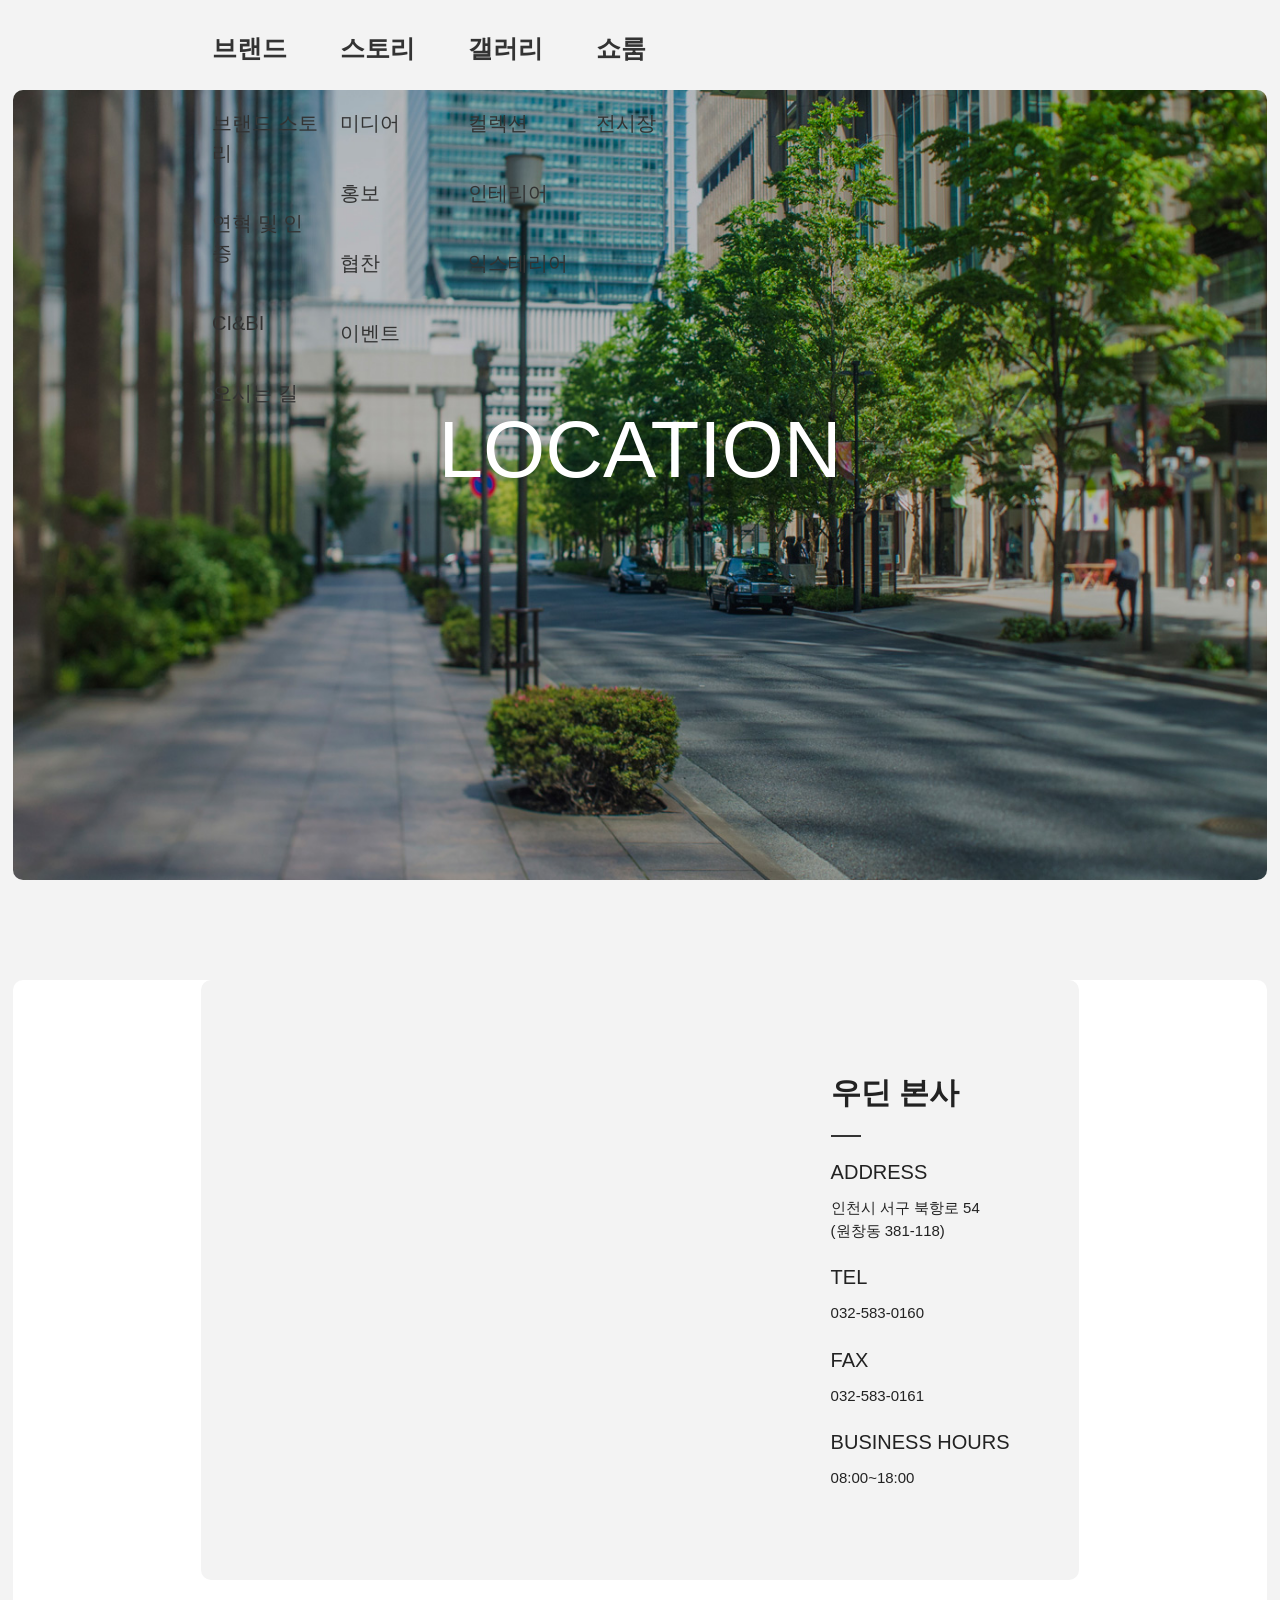
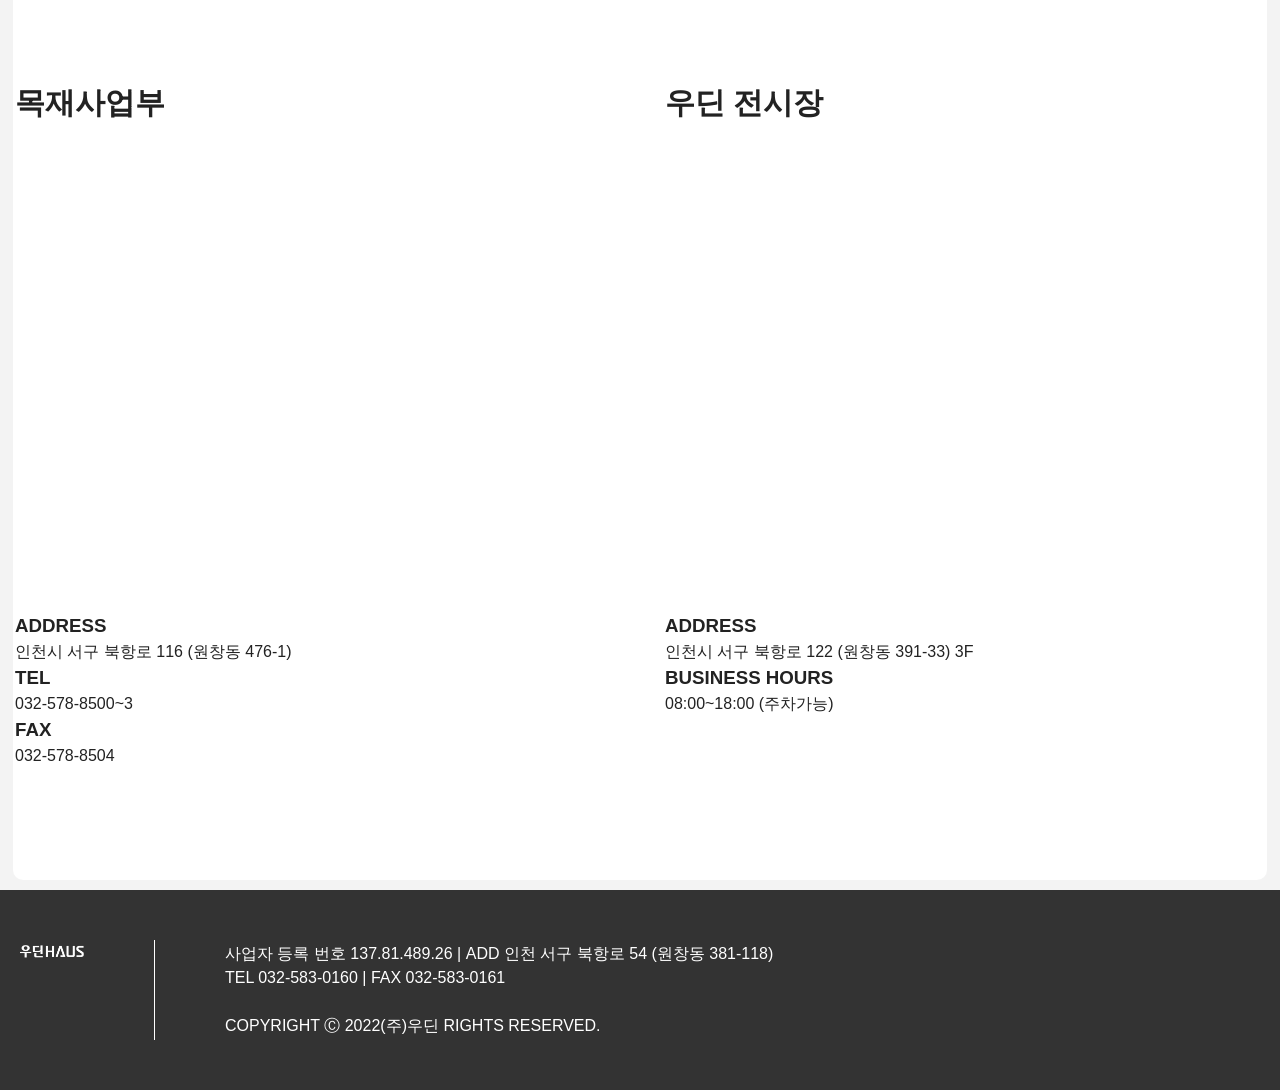
<file: html/brand_3.html>
<!DOCTYPE html>
<html lang="en">
<head>
    <meta charset="UTF-8">
    <meta name="viewport" content="width=device-width, initial-scale=1.0">
    <title>Document</title>
    <link rel="stylesheet" href="../css/reset.css">
    <link rel="stylesheet" href="../css/common.css">
    <link rel="stylesheet" href="../css/index.css">
    <script src="../js/index.js"></script>
    <link rel="stylesheet" href="../css/brand.css">
    <link rel="stylesheet" href="../css/brand_1.css">
    <link rel="stylesheet" href="../css/brand_2.css">
    <link rel="stylesheet" href="../css/brand_3.css">
</head>
<body>
    <header>
        <nav>
            <div class="logo"><a href="./index.html"></a></div>
            <ul class="gnb">
                <li>
                    <a href="../html/brand.html">브랜드</a>
                    <ul class="snb"><a href="../html/brand.html">브랜드 스토리</a></ul>
                    <ul class="snb"><a href="../html/brand_1.html">연혁 및 인증</a></ul>
                    <ul class="snb"><a href="../html/brand_2.html">CI&BI</a></ul>
                    <ul class="snb"><a href="../html/brand_3.html">오시는 길</a></ul>   
                </li>
                <li>
                    <a href="./html/story.html">스토리</a>
                    <ul class="snb"><a href="./html/story.html">미디어</a></ul>
                    <ul class="snb"><a href="./html/story.html">홍보</a></ul>
                    <ul class="snb"><a href="./html/story.html">협찬</a></ul>
                    <ul class="snb"><a href="./html/story.html">이벤트</a></ul>
                </li>
                <li>
                    <a href="./html/gallery.html">갤러리</a>
                    <ul class="snb"><a href="./html/gallery.html"></a>컬렉션</a></ul>
                    <ul class="snb"><a href="./html/gallery.html">인테리어</a></ul>
                    <ul class="snb"><a href="./html/gallery.html">익스테리어</a></ul>
                </li>
                <li>
                    <a href="./html/showRoom.html">쇼룸</a>
                    <ul class="snb"><a href="./html/showRoom.html">전시장</a></ul>
                </li>
            </ul>
        </nav>
    </header>
    <section>
        <div class="brand3">
            <div class="b3">
                <img src="../img/brand/b3_img1" alt="Location">
                <p>LOCATION</p>
            </div>
            <div class="mapSection">
                <div class="map">
                    <div class="mapFir">
                        <iframe src="https://www.google.com/maps/embed?pb=!1m18!1m12!1m3!1d3165.018240943933!2d126.63998737640385!3d37.50748792751094!2m3!1f0!2f0!3f0!3m2!1i1024!2i768!4f13.1!3m3!1m2!1s0x357b7f23586998d3%3A0xf421d28f50a9ab0d!2z7J247LKc6rSR7Jet7IucIOyEnOq1rCDrtoHtla3roZwgNTQgMzgxIDExOA!5e0!3m2!1sko!2skr!4v1779352378355!5m2!1sko!2skr" width="600" height="450" style="border:0;" allowfullscreen="" loading="lazy" referrerpolicy="no-referrer-when-downgrade"></iframe>
                        <div class="textBox">
                            <h2>우딘 본사</h2>
                            <div class="t_tjs"></div>
                            <h3>ADDRESS</h3>
                            <p>인천시 서구 북항로 54<br>(원창동 381-118)</p>
                            <h3>TEL</h3>
                            <p>032-583-0160</p>
                            <h3>FAX</h3>
                            <p>032-583-0161</p>
                            <h3>BUSINESS HOURS</h3>
                            <p>08:00~18:00</p>
                        </div>
                    </div>

                    <div class="mapSec">
                        <div class="map2">
                            <h2>목재사업부</h2>
                            <iframe src="https://www.google.com/maps/embed?pb=!1m18!1m12!1m3!1d3165.012466245242!2d126.63311967640387!3d37.50762412750317!2m3!1f0!2f0!3f0!3m2!1i1024!2i768!4f13.1!3m3!1m2!1s0x357b7f3977f6f361%3A0x930e72075c1b34c4!2z7J247LKc6rSR7Jet7IucIOyEnOq1rCDrtoHtla3roZwgMTE2IDQ3NiAx!5e0!3m2!1sko!2skr!4v1779773298246!5m2!1sko!2skr" width="600" height="450" style="border:0;" allowfullscreen="" loading="lazy" referrerpolicy="no-referrer-when-downgrade"></iframe>
                            <div class="textBox2">
                                <p><h3>ADDRESS</h3>인천시 서구 북항로 116 (원창동 476-1)</p>
                                <p><h3>TEL</h3>032-578-8500~3</p>
                                <p><h3>FAX</h3>032-578-8504</p>
                            </div>
                        </div>
                        <div class="map3">
                            <h2>우딘 전시장</h2>
                            <iframe src="https://www.google.com/maps/embed?pb=!1m18!1m12!1m3!1d3165.029591015436!2d126.63194117640387!3d37.50722022752651!2m3!1f0!2f0!3f0!3m2!1i1024!2i768!4f13.1!3m3!1m2!1s0x357b7f39ba4c8035%3A0x38d8080e28129796!2z7J247LKc6rSR7Jet7IucIOyEnOq1rCDrtoHtla3roZwgMTIyIDM5MSAzMyAzZg!5e0!3m2!1sko!2skr!4v1779773553374!5m2!1sko!2skr" width="600" height="450" style="border:0;" allowfullscreen="" loading="lazy" referrerpolicy="no-referrer-when-downgrade"></iframe>
                            <div class="textBox3">
                                <p><h3>ADDRESS</h3>인천시 서구 북항로 122 (원창동 391-33) 3F</p>
                                <p><h3>BUSINESS HOURS</h3>08:00~18:00 (주차가능)</p>
                            </div>
                        </div>
                    </div>
                </div>
            </div>
        </div>
    </section>

    <footer>
        <div class="logoBox"></div>
        <div class="tjs2"></div>
        <div class="texts">
            <p class="addr">사업자 등록 번호 137.81.489.26 | ADD 인천 서구 북항로 54 (원창동 381-118)</p>
            <p class="tel">TEL 032-583-0160 | FAX 032-583-0161</p>
            <br>
            <span>COPYRIGHT Ⓒ 2022(주)우딘 RIGHTS RESERVED.</span>
        </div>
    </footer>
</body>
</html>
</file>
<file: css/common.css>
header{
    width: 100%;
    height: 90px;
    background-color: #F3F3F3;
}
nav{
    display: flex;
    justify-content: start;
    align-items: start;
    width: 100%;
    height: 90px;
    position: fixed;
    left: 0; top: 0;
    z-index: 1;
    transition: all 0.3s;
    background-color: #F3F3F3;
}
nav.on{
    height: 400px;
}
.logo{
    display: flex;
    justify-content: center;
    align-items: center;
    width: 15%;
    height: 90px;
    background-image: url('https://www.wood.co.kr/images/common/logo.png');
    background-repeat: no-repeat;
    background-size: 150px 31px;
    background-position: center;
    position: sticky;
    top: 0;
}
.gnb{
    display: flex;
    justify-content: center;
    width: 40%;
    height: 100%;
    background-color: #F3F3F3;
    color: #333;
}
.gnb>li{
    display: flex;
    align-items: start;
    flex-direction: column;
    width: calc(100%/4);
    font-size: 25px;
    font-weight: 600;
    padding-left: 20px;
    padding-top: 30px;
}
.snb{
    width: 100%;
    font-size: 20px;
    font-weight: 400;
    margin-top: 40px;
}
.home{
    background-color: #F3F3F3;
    width: 100%;
    height: 100vh;

}
</file>
<file: css/index.css>
.one{
    display: flex;
    justify-content: center;
    align-items: center;
    flex-direction: column;
    background-color: #F3F3F3;
}
/* ㅡㅡㅡㅡㅡㅡㅡㅡㅡㅡㅡㅡㅡ사진추가ㅡㅡㅡㅡㅡㅡㅡㅡㅡㅡㅡㅡ */
.home{
    background-image: url('https://www.wood.co.kr/data/main/file1_16443788194yu100nyd2.jpg');
    background-repeat: no-repeat;
    background-position: center;
    background-size: cover;
    width: 98%;
    height: calc(100vh - 150px);
    border-radius: 10px;
    color: white;
    font-family: "Montserrat";
    font-size: 55px;
    font-weight: 100;
    margin: 30px;
    display: flex;
    justify-content: center;
    align-items: center;
}
.two{
    display: flex;
    justify-content: center;
    align-items: center;
    flex-direction: column;
    background-color: #F3F3F3;
}
.two>.home2{
    position: relative;
}
.two>.home2>img{
    width: 700px;
    height: 700px;
    border-radius: 10px;
    position: absolute;
    right: 50px; top: 40px;
}
.two>.home2>.text{
    position: absolute;
    left: 50px; top: 40px;
    transform: translate(-50%, -50%);
    text-align: center;
    color: #ffff;
}
.two>.home2>.text>p{
    font-size: 20PX;
}
.two>.home2>.text>h2{
    font-size: 35px;
    font-weight: 300px;
}
</file>
<file: css/brand.css>
.fir{
    display: flex;
    justify-content: center;
    align-items: center;
    flex-direction: column;
    position: relative;
}
.fir >img{
    width: 98%;
    height: calc(100vh - 90px);
    border-radius: 10px;
}
.fir>p{
    position: absolute;
    color: white;
    font-size: 80px;
    top: 50%; left: 50%;
    transform: translate(-50%,-50%);
}
.two{
    display: flex;
    justify-content: center;
    align-items: center;
    flex-direction: row;
}
.two>.sec{
    display: flex;
    align-items: center;
    align-items: center;
    flex-direction: column;
    width: 49%;
    height: calc(100vh - 120px);
    background-color: #fff;
    border-radius: 10px;
    margin: 40px;
}
.two>.sec>.title{
    padding-top: 90px;
    font-size: 46px;
    text-align: center;
}
.two>.sec>.tjs{
    width: 50px;
    height: 1px;
    background-color: #333;
    margin: 40px;
    text-align: center;
}
.two>.sec>.s.title{
    font-size: 17px;
    text-align: center;
}
.two>.sec>.content{
    display: block;
    padding-top: 10px;
    font-size: 15px;
    font-weight: 100;
    line-height: 1.7;
    text-align: center;
}
.two>.sec>.sign{
    margin: 100px;
    display: flex;
    justify-content: center;
    align-items: center;
}
.two>.sec>.sign>img{
    padding-left: 20px;
}
.two>.imgBox{
    display: contents;
    justify-content: center;
    align-items: center;
    width: 49%;
    height: calc(100vh - 120px); 
    padding-left: 60px;
}
.two>.imgBox>img{
    width: 500px;
}
.thi{
    display: flex;
    justify-content: center;
    align-items: center;
    flex-direction: column;
    position: relative;
}
.thi>img{
    width: 98%;
    height: calc(100vh - 90px);
    border-radius: 10px;
}
.thi>.text{
    text-align: center;
    position: absolute;
    color: white;
    top: 50%; left: 50%;
    transform: translate(-50%,-50%);
}
.thi>.text>.title{
    font-size: 60px;
    font-weight: 300;
}
.thi>.text>.s_title{
    font-size: 40px;
    font-weight: 300;
}
.four{
    display: flex;
    justify-content: center;
    align-items: center;
    flex-direction: column;
    position: relative;
    width: 100%;
    background-image: url('../img/brand/bgc');
    background-repeat: no-repeat;
    background-position: center;
    background-size: cover;
}
.four>.last{
    display: flex;
    align-items: center;
    justify-content: center;
    gap: 300px;
    width: 98%;
    height: 2900px;
    position: relative;
}
.four>.last>.set1{
    display: flex;
    align-items: center;
    justify-content: center;
    flex-direction: column;
    width: 600px;
    height: 690px;
    background-image: url('../img/brand/b.img_bg1');
    border-radius: 10px;
    background-repeat: no-repeat;
    background-size: cover;
    position: absolute;
    top: 390px;
    left: 200px;
}
.four>.last>.set1>p{
    padding-top: 900px;
    font-size: 50px;
    text-align: center;
}
.four>.last>.set1>span{
    font-size: 20px;
    text-align: center;
}
.four>.last>.set2{
    display: flex;
    justify-content: center;
    align-items: center;
    flex-direction:column;
    width: 600px;
    height: 690px;
    background-image: url('../img/brand/b.img_bg2');
    border-radius: 10px;
    background-repeat: no-repeat;
    background-size: cover;
    position: absolute;
    top: 190px;
    right: 200px;
}
.four>.last>.set2>p{
    padding-top: 900px;
    font-size: 50px;
    text-align: center;
}
.four>.last>.set2>span{
    font-size: 20px;
    text-align: center;
}
.four>.last>.set3{
    display: flex;
    justify-content: center;
    align-items: center;
    flex-direction:column;
    width: 600px;
    height: 690px;
    background-image: url('../img/brand/b.img_bg3');
    border-radius: 10px;
    background-repeat: no-repeat;
    background-size: cover;
    position: absolute;
    top: 1390px;
    right: 200px;
}
.four>.last>.set3>p{
    padding-top:900px;
    font-size: 50px;
    text-align: center;
}
.four>.last>.set3>span{
    font-size: 20px;
    text-align: center;
}
.four>.last>.set4{
    display: flex;
    align-items: center;
    justify-content: center;
    flex-direction: column;
    width: 600px;
    height: 690px;
    background-image: url('../img/brand/b.img_bg4');
    border-radius: 10px;
    background-repeat: no-repeat;
    background-size: cover;
    position: absolute;
    top: 1690px;
    left: 200px;
}
.four>.last>.set4>p{
    padding-top: 900px;
    font-size: 50px;
    text-align: center;
}
.four>.last>.set4>span{
    font-size: 20px;
    text-align: center;
}
footer{
    display: flex;
    align-items: center;
    justify-content: start;
    width: 100%;
    height: 200px;
    background-color: #333;
    color: white;
    gap: 20px;
    font-weight: 200;
}
footer>.logoBox{
    width: 5%;
    height: 90px;
    background-image: url('../img/common/logo2.png');
    background-repeat: no-repeat;
    background-size: contain;
    background-position: 10 auto;
    margin-left: 20px;
}
footer>.tjs2{
    width: 1px;
    height: 100px;
    background-color: #fff;
    margin-left: 50px;
    margin-right: 50px;
}
</file>
<file: css/brand_1.css>
.fir{
    display: flex;
    justify-content: center;
    align-items: center;
    flex-direction: column;
    position: relative;
    min-height: calc(100vh - 90px);
}
.fir >img{
    width: 98%;
    height: calc(100vh - 90px);
    border-radius: 10px;
}
.fir>p{
    position: absolute;
    color: white;
    font-size: 80px;
    top: 50%; left: 50%;
    transform: translate(-50%,-50%);
}
.two{
    background-color: #f3f3f3;
    width: 100%;
}
.two>.sec{
    width: 95%;
    background-color: #fff;
    border-radius: 10px;
    margin: 70px auto;
    min-height: 3700px;
}
.two>.sec>.title{
    font-size: 50px;
    text-align: center;
    margin-bottom: 100px;
}
.two>.sec>.box{
    width: 80%;
    margin: 0 auto;
    border-radius: 10px;
    position: relative;
}
.two>.sec>.box>img{
    display: block;
    width: 100%;
    margin: 0 auto;
    border-radius: 10px;
}
.two>.sec>.box>p{
    color: rgb(255, 255, 255);
    text-align: center;
    position: absolute;
    left: 50%; top: 50%;
    transform: translate(-50%, -50%);
    font-size: 34px;
    font-weight: 200;
}
.two>.sec>.box>p>b{
    font-size: 20px;
}

/* 첫 번째 연혁 시작ㅡㅡㅡㅡㅡㅡㅡㅡㅡㅡㅡㅡㅡㅡㅡㅡ */
.sec>.history1{
    margin-top: 300px;
    width: 100%;
    display: flex;
    justify-content: center;
    align-items: center;
    gap: 40px;
}
.history1>img{
    width: 38%;
    border-radius: 10px;
}
.history_dot{
    border-right: 1px solid #333;
    padding-right: 12px;
    margin-right: 12px;
}
.history1>.history_text1{
    width: 38%;
}
.history1>.history_text1>h3{
    font-size: 40px;
    margin-bottom: 40px;
}
.history1>.history_text1>p{
    font-size: 20px;
    margin-bottom: 10px;
}

/* 두 번째 연혁 시작ㅡㅡㅡㅡㅡㅡㅡㅡㅡㅡㅡㅡㅡㅡㅡㅡㅡㅡㅡㅡㅡㅡ */
.sec>.history2{
    margin-top: 200px;
    width: 100%;
    display: flex;
    justify-content: center;
    align-items: center;
    gap: 40px;
}
.history2>img{
    width: 38%;
    border-radius: 10px;
}
.history_dot{
    border-right: 1px solid #333;
    padding-right: 12px;
    margin-right: 12px;
}
.history2>.history_text2{
    width: 38%;
    text-align: right;
}
.history2>.history_text2>h3{
    font-size: 40px;
    margin-bottom: 40px;
}
.history2>.history_text2>p{
    font-size: 20px;
    margin-bottom: 10px;
}

/* 세 번째 연혁 시작ㅡㅡㅡㅡㅡㅡㅡㅡㅡㅡㅡㅡㅡㅡㅡㅡㅡㅡㅡㅡㅡㅡㅡ */
.sec>.history3{
    margin-top: 200px;
    width: 100%;
    display: flex;
    justify-content: center;
    align-items: center;
    gap: 40px;
}
.history3>img{
    width: 38%;
    border-radius: 10px;
}
.history_dot{
    border-right: 1px solid #333;
    padding-right: 12px;
    margin-right: 12px;
}
.history3>.history_text3{
    width: 38%;
    text-align: right;
}
.history3>.history_text3>h3{
    font-size: 40px;
    margin-bottom: 40px;
}
.history3>.history_text3>p{
    font-size: 20px;
    margin-bottom: 10px;
}

/* 네 번째 연혁 시자그ㅡㅡㅡㅡㅡㅡㅡㅡㅡㅡㅡㅡㅡㅡㅡㅡㅡㅡㅡㅡㅡ */
.sec>.history4{
    margin-top: 200px;
    width: 100%;
    display: flex;
    justify-content: center;
    align-items: center;
    gap: 40px;
}
.history4>img{
    width: 38%;
    border-radius: 10px;
}
.history_dot{
    border-right: 1px solid #333;
    padding-right: 12px;
    margin-right: 12px;
}
.history4>.history_text4{
    width: 38%;
    text-align: right;
}
.history4>.history_text4>h3{
    font-size: 40px;
    margin-bottom: 40px;
}
.history4>.history_text4>p{
    font-size: 20px;
    margin-bottom: 10px;
}

/* 마지막 푸터ㅡㅡㅡㅡㅡㅡㅡㅡㅡㅡㅡㅡㅡㅡㅡㅡㅡㅡㅡㅡ */
footer{
    display: flex;
    align-items: center;
    justify-content: start;
    width: 100%;
    height: 200px;
    background-color: #333;
    color: white;
    gap: 20px;
    font-weight: 200;
}
footer>.logoBox{
    width: 5%;
    height: 90px;
    background-image: url('../img/common/logo2.png');
    background-repeat: no-repeat;
    background-size: contain;
    background-position: 10px auto;
    margin-left: 20px;
}
footer>.tjs2{
    width: 1px;
    height: 100px;
    background-color: #fff;
    margin-left: 50px;
    margin-right: 50px;
}
</file>
<file: css/brand_2.css>
.b2_one{
    background-color: #f3f3f3;
    margin-top: -10px;
    width: 100%;
    min-height: calc(100vh - 90px);
}
.b2_fir{
    width: 100%;
    background-color: #f3f3f3;
    
}
.b2_fir>img{
    border-radius: 10px;
    display: block;
    width: 98%;
    margin: 10px auto;
    height: calc(100vh - 110px);
    position: relative;
}
.b2_fir>p{
    position: absolute;
    left: 50%; top: 50%;
    transform: translate(-50%, -50%);
    font-size: 80px;
    color: white;
}
.b2_two{
    width: 100%;
    background-color: #f3f3f3;
    position: relative;
    padding-top: 1px;
    flex: 1;
}
.b2_two > .b2_sec {
    display: flex;
    flex-direction: column;
    width: 98%;
    height: auto;
    background-color: #ffffff;
    border-radius: 10px;
    margin: 50px auto;
    padding: 150px 200px;
    gap: 60px;
}

.aaa, .bbb {
    display: flex;
    align-items: start;
    width: 100%;
    gap: 60px;
}

.b2_sec > .aaa > h2, .bbb > h2 {
    font-size: 50px;
    min-width: 60px;
}

.b2_sec > .aaa > .tjs_b2{
    width: 0.5px;
    height: 550px;
    background-color: #999;
    flex-shrink: 0;
}
.bbb > .tjs01_b2{
    width: 0.5px;
    height: 1950px;
    background-color: #999;
    flex-shrink: 0;
}
.b2_sec > .aaa > .brand, .bbb > .brand01 {
    display: flex;
    flex-direction: column;
    gap: 20px;
    flex: 1;
    padding-bottom: 250px;
}

.b2_sec > .aaa > .brand > p > b,
.bbb > .brand01 > p > b {
    font-size: 30px;
    font-weight: 700;
    padding-right: 20px;
}

.b2_sec > .aaa > .brand > p,
.bbb > .brand01 > p {
    font-size: 20px;
    font-weight: 400;
}
.b2_sec > .aaa > .brand > .gray,
.bbb > .brand01 > .grayBox {
    display: flex;
    justify-content: center;
    align-items: center;
    gap: 40px;
    width: 100%;
    height: 300px;
    background-color: #f3f3f3;
    border-radius: 10px;
    margin-top: 30px;
}
.b2_sec > .aaa > .brand > .wood {
    font-size: 20px;
    font-weight: 700;
}
.b2_sec > .aaa > .brand > .wood1 {
    font-size: 20px;
    font-weight: 400;
}
.bbb > .brand01 > .logoBox{
    display: grid;
    grid-template-columns: repeat(3, 1fr);
    height: auto ;
    gap: 20px;
    padding: 30px;
    align-items: center;
    justify-content: center;
    width: 100%;
    object-fit: cover;
}
.bbb > .brand01 >.colorBox {
    align-items: flex-start ;
    height: auto ;
    padding: 60px ;
    gap: 100px ;
}
.bbb > .brand01 .colorRow {
    display: flex;
    gap: 40px;
}
.bbb > .brand01 .colorItem {
    display: flex;
    flex-direction: column;
    align-items: center;
    text-align: center;
    gap: 8px;
}
.colorTitle{
    font-weight: 700;
    font-size: 20px;
    margin-bottom: 30px;
}
.bbb > .brand01 .colorItem > .sstitle{
    font-weight: 500;
    font-size: 20px;
    margin-top: 20px;
}
.bbb > .brand01 .colorItem > .col{
    font-weight: 100;
    font-size: 15px;
    margin-top: 10px;
}
.bbb > .brand01>.signBox{
    padding: 200px;
    gap: 100px;
}
.bbb > .brand01>.signBox>.sign1>p{
    padding-bottom: 20px;
    font-size: 20px;
}
footer{
    display: flex;
    align-items: center;
    justify-content: start;
    width: 100%;
    height: 200px;
    background-color: #333;
    color: white;
    gap: 20px;
    font-weight: 200;
}
footer>.footerBox{
    width: 5%;
    height: 90px;
    background-image: url('../img/common/logo2.png');
    background-repeat: no-repeat;
    background-size: contain;
    background-position: 10 auto;
    margin-left: 20px;
}
footer>.tjs2{
    width: 1px;
    height: 100px;
    background-color: #fff;
    margin-left: 50px;
    margin-right: 50px;
}
</file>
<file: css/brand_3.css>
body{
    background-color: #f3f3f3;
}

.brand3{
    background-color: #f3f3f3;
    margin-top: -10px;
    width: 100%;
    min-height: calc(100vh - 90px);
}
.b3{
    width: 100%;
    background-color: #f3f3f3;
    
}
.b3>img{
    border-radius: 10px;
    display: block;
    width: 98%;
    margin: 10px auto;
    height: calc(100vh - 110px);
    object-fit: cover;
    position: relative;
}
.b3>p{
    position: absolute;
    left: 50%; top: 50%;
    transform: translate(-50%, -50%);
    font-size: 80px;
    color: white;
}
.mapSection{
    background-color: #f3f3f3;
    width: 100%;
    
}
.map{
    width: 98%;
    min-height: 1500px;
    background-color: white;
    margin: 10px auto;
    border-radius: 10px;
}
.mapFir{
    display: flex;
    justify-content: center;
    align-items: center;
    background-color: #f3f3f3;
    width: 70%;
    border-radius: 10px;
    margin: 100px auto;
    gap: 50px;
    height: 600px;
}
.mapFir> iframe{
    width: 70%;
    height: 600px;
    border-radius: 10px;
}
.mapFir>.textBox{
    width: 30%;
}
.mapFir>.textBox> h2{
    font-size: 30px;
}
.mapFir>.textBox>.t_tjs{
    width: 30px;
    height: 2px;
    background-color: #333;
    margin-top: 20px;
    margin-bottom: 20px;
}
.mapFir>.textBox> h3{
    margin-top: 20px;
    font-size: 20px;
    font-weight: 540;
}
.mapFir>.textBox> p{
    margin-top: 10px;
    font-size: 15px;
    font-weight: 300;
}
/* ㅡㅡㅡㅡㅡㅡㅡㅡㅡㅡㅡㅡㅡㅡㅡㅡㅡㅡㅡㅡㅡㅡㅡㅡㅡㅡㅡㅡㅡㅡㅡㅡㅡㅡㅡㅡㅡㅡ */
.mapSec{
    display: flex;
    justify-content: center;
    align-items: center;
    width: 70%;
    border-radius: 10px;
    margin: 100px auto;
    gap: 50px;
}
.map2, .map3{
    height: 400px;
}
.map2>h2{
    font-size: 30px;
    margin-bottom: 30px;
}
.map3>h2{
    font-size: 30px;
    margin-bottom: 30px;
}

/* ㅡㅡㅡㅡㅡㅡㅡㅡㅡㅡㅡㅡㅡㅡㅡㅡㅡㅡㅡㅡㅡㅡㅡㅡㅡㅡㅡㅡㅡㅡㅡㅡㅡㅡㅡㅡㅡㅡㅡ */
footer{
    display: flex;
    align-items: center;
    justify-content: start;
    width: 100%;
    height: 200px;
    background-color: #333;
    color: white;
    gap: 20px;
    font-weight: 200;
}
footer>.logoBox{
    width: 5%;
    height: 90px;
    background-image: url('../img/common/logo2.png');
    background-repeat: no-repeat;
    background-size: contain;
    background-position: 10px auto;
    margin-left: 20px;
}
footer>.tjs2{
    width: 1px;
    height: 100px;
    background-color: #fff;
    margin-left: 50px;
    margin-right: 50px;
}
</file>
